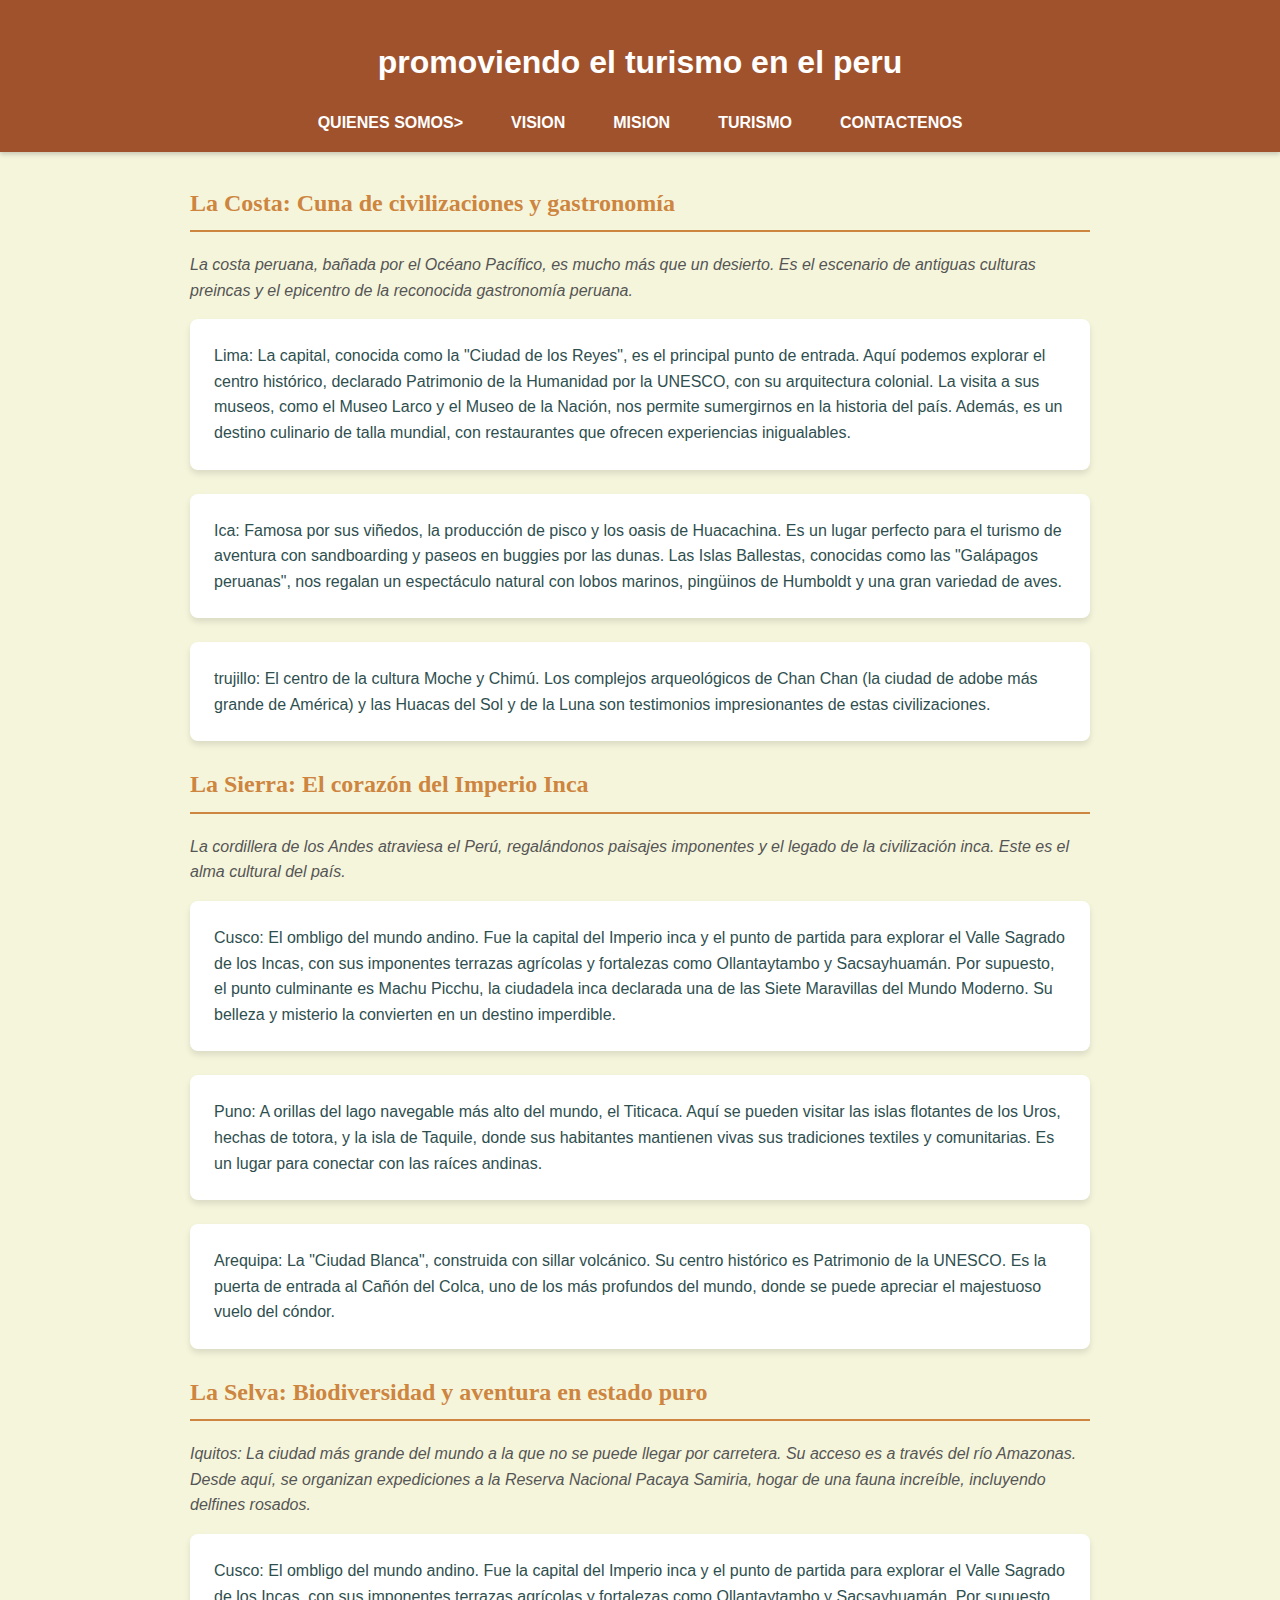
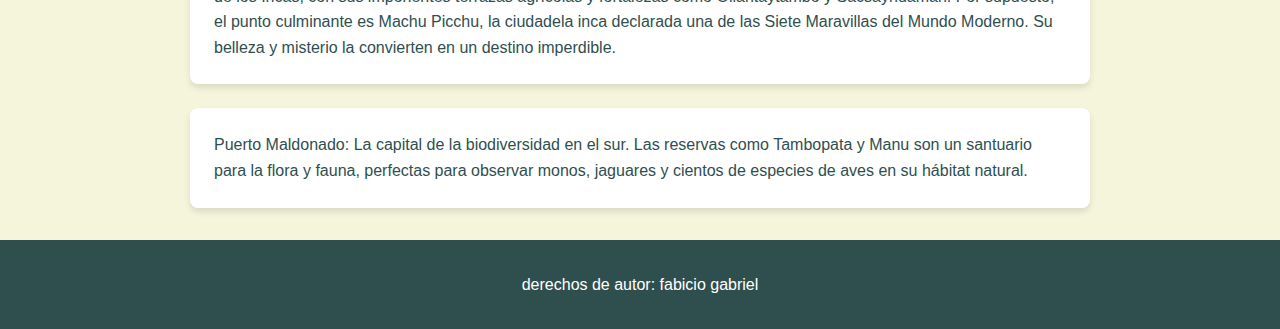
<file: index.html>
<!DOCTYPE html>
<html lang="en">
<head>
    <meta charset="UTF-8">
    <meta name="viewport" content="width=device-width, initial-scale=1.0">
    <title>principal</title>
    <link rel="stylesheet" href="index.css">
</head>
<body>
    <header>
        <h1>promoviendo el turismo en el peru</h1>
 
        <nav>
            <ul>
                <li><a href="quienessomos.html">quienes somos></a></li>
                <li><a href="vision.html">vision</a></li>
                <li><a href="mision.html">mision</a></li>
                <li>turismo
                    <ul>
                        <li><a href="vallesagrado.html">cusco valle sagrado</a></li>
                        <li><a href="lagotitcaca.html">lago titicaca</a></li>
                        <li><a href="cañondelcolca.html">cañom del colca</a></li>
                        <li><a href="parquedehuaraz.html">parque nasional huascaras</a></li>
                        <li><a href="barancomiraflores.html">barraco y  miraflores</a></li>
                        <li><a href="huacachina.html">oasis de huacachina</a></li>
                        <li><a href="chanchan.html">chan chan</a></li>
                        <li><a href="amazoniaperuana.html">amazonia peruna</a></li>
                        <li><a href="parquemanu.html">naciona del manu y reserva nasinal de tambopata</a></li>
                        <li><a href="kualap.html">kuelapap</a></li>
                    </ul>








                </li>
                <li>contactenos</li>
                

            </ul>



        </nav>




    </header>
    <main>
        <div>
            <h2>La Costa: Cuna de civilizaciones y gastronomía</h2>
            <ul>
                <p>La costa peruana, bañada por el Océano Pacífico, es mucho más que un desierto. Es el escenario de antiguas culturas preincas y el epicentro de la reconocida gastronomía peruana.</p>
                <li>Lima: La capital, conocida como la "Ciudad de los Reyes", es el principal punto de entrada. Aquí podemos explorar el centro histórico, declarado Patrimonio de la Humanidad por la UNESCO, con su arquitectura colonial. La visita a sus museos, como el Museo Larco y el Museo de la Nación, nos permite sumergirnos en la historia del país. Además, es un destino culinario de talla mundial, con restaurantes que ofrecen experiencias inigualables.</li>
                <li>Ica: Famosa por sus viñedos, la producción de pisco y los oasis de Huacachina. Es un lugar perfecto para el turismo de aventura con sandboarding y paseos en buggies por las dunas. Las Islas Ballestas, conocidas como las "Galápagos peruanas", nos regalan un espectáculo natural con lobos marinos, pingüinos de Humboldt y una gran variedad de aves.</li>
                <li>trujillo: El centro de la cultura Moche y Chimú. Los complejos arqueológicos de Chan Chan (la ciudad de adobe más grande de América) y las Huacas del Sol y de la Luna son testimonios impresionantes de estas civilizaciones.</li>


            </ul>
       
            <h2>La Sierra: El corazón del Imperio Inca</h2>
            <ul>
                <p>La cordillera de los Andes atraviesa el Perú, regalándonos paisajes imponentes y el legado de la civilización inca. Este es el alma cultural del país.</p>
                <li>Cusco: El ombligo del mundo andino. Fue la capital del Imperio inca y el punto de partida para explorar el Valle Sagrado de los Incas, con sus imponentes terrazas agrícolas y fortalezas como Ollantaytambo y Sacsayhuamán. Por supuesto, el punto culminante es Machu Picchu, la ciudadela inca declarada una de las Siete Maravillas del Mundo Moderno. Su belleza y misterio la convierten en un destino imperdible.</li>
                <li>Puno: A orillas del lago navegable más alto del mundo, el Titicaca. Aquí se pueden visitar las islas flotantes de los Uros, hechas de totora, y la isla de Taquile, donde sus habitantes mantienen vivas sus tradiciones textiles y comunitarias. Es un lugar para conectar con las raíces andinas.</li>
                <li>Arequipa: La "Ciudad Blanca", construida con sillar volcánico. Su centro histórico es Patrimonio de la UNESCO. Es la puerta de entrada al Cañón del Colca, uno de los más profundos del mundo, donde se puede apreciar el majestuoso vuelo del cóndor.</li>


            </ul>
       
            <h2>La Selva: Biodiversidad y aventura en estado puro</h2>
            <ul>
                <p>Iquitos: La ciudad más grande del mundo a la que no se puede llegar por carretera. Su acceso es a través del río Amazonas. Desde aquí, se organizan expediciones a la Reserva Nacional Pacaya Samiria, hogar de una fauna increíble, incluyendo delfines rosados.</p>
                <li>Cusco: El ombligo del mundo andino. Fue la capital del Imperio inca y el punto de partida para explorar el Valle Sagrado de los Incas, con sus imponentes terrazas agrícolas y fortalezas como Ollantaytambo y Sacsayhuamán. Por supuesto, el punto culminante es Machu Picchu, la ciudadela inca declarada una de las Siete Maravillas del Mundo Moderno. Su belleza y misterio la convierten en un destino imperdible.</li>
                <li>Puerto Maldonado: La capital de la biodiversidad en el sur. Las reservas como Tambopata y Manu son un santuario para la flora y fauna, perfectas para observar monos, jaguares y cientos de especies de aves en su hábitat natural.</li>
                

            </ul>
        </div>
        
        





    </main>
    <footer>
        <p>derechos de autor: fabicio gabriel 
        </p>
    </footer>







































    
</body>
</html>
</file>
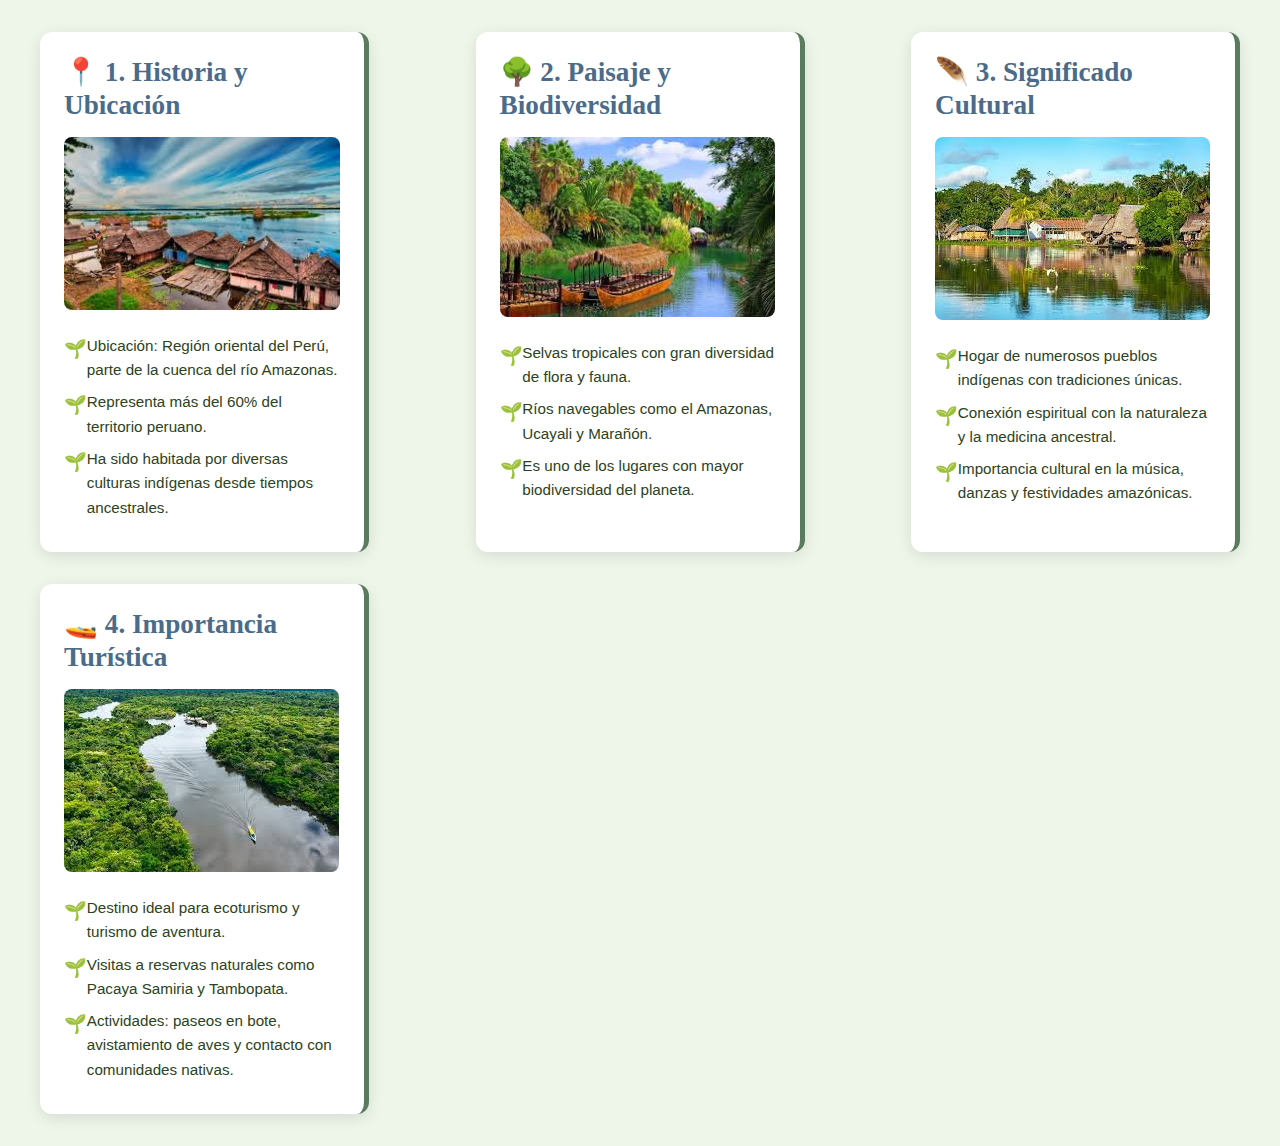
<file: amazoniaperuana.html>
<!DOCTYPE html>
<html lang="es">
<head>
    <meta charset="UTF-8">
    <meta name="viewport" content="width=device-width, initial-scale=1.0">
    <title>Amazonía Peruana</title>
    <link rel="stylesheet" href="amazoniaperuana.css">
</head>
<body>
    <div class="hijo">

        <div class="nieto">
            <h2>📍 1. Historia y Ubicación</h2>
            <img src="amazoniaperuna/1.jpg" alt="Ubicación de la Amazonía Peruana">
            <ul>
                <li>Ubicación: Región oriental del Perú, parte de la cuenca del río Amazonas.</li>
                <li>Representa más del 60% del territorio peruano.</li>
                <li>Ha sido habitada por diversas culturas indígenas desde tiempos ancestrales.</li>
            </ul>
        </div>

        <div class="nieto">
            <h2>🌳 2. Paisaje y Biodiversidad</h2>
            <img src="amazoniaperuna/2.jpg" alt="Paisaje de la Amazonía Peruana">
            <ul>
                <li>Selvas tropicales con gran diversidad de flora y fauna.</li>
                <li>Ríos navegables como el Amazonas, Ucayali y Marañón.</li>
                <li>Es uno de los lugares con mayor biodiversidad del planeta.</li>
            </ul>
        </div>

        <div class="nieto">
            <h2>🪶 3. Significado Cultural</h2>
            <img src="amazoniaperuna/3.jpg" alt="Cultura en la Amazonía Peruana">
            <ul>
                <li>Hogar de numerosos pueblos indígenas con tradiciones únicas.</li>
                <li>Conexión espiritual con la naturaleza y la medicina ancestral.</li>
                <li>Importancia cultural en la música, danzas y festividades amazónicas.</li>
            </ul>
        </div>

        <div class="nieto">
            <h2>🚤 4. Importancia Turística</h2>
            <img src="amazoniaperuna/4.jpg" alt="Turismo en la Amazonía Peruana">
            <ul>
                <li>Destino ideal para ecoturismo y turismo de aventura.</li>
                <li>Visitas a reservas naturales como Pacaya Samiria y Tambopata.</li>
                <li>Actividades: paseos en bote, avistamiento de aves y contacto con comunidades nativas.</li>
            </ul>
        </div>

    </div>
</body>
</html>
</file>
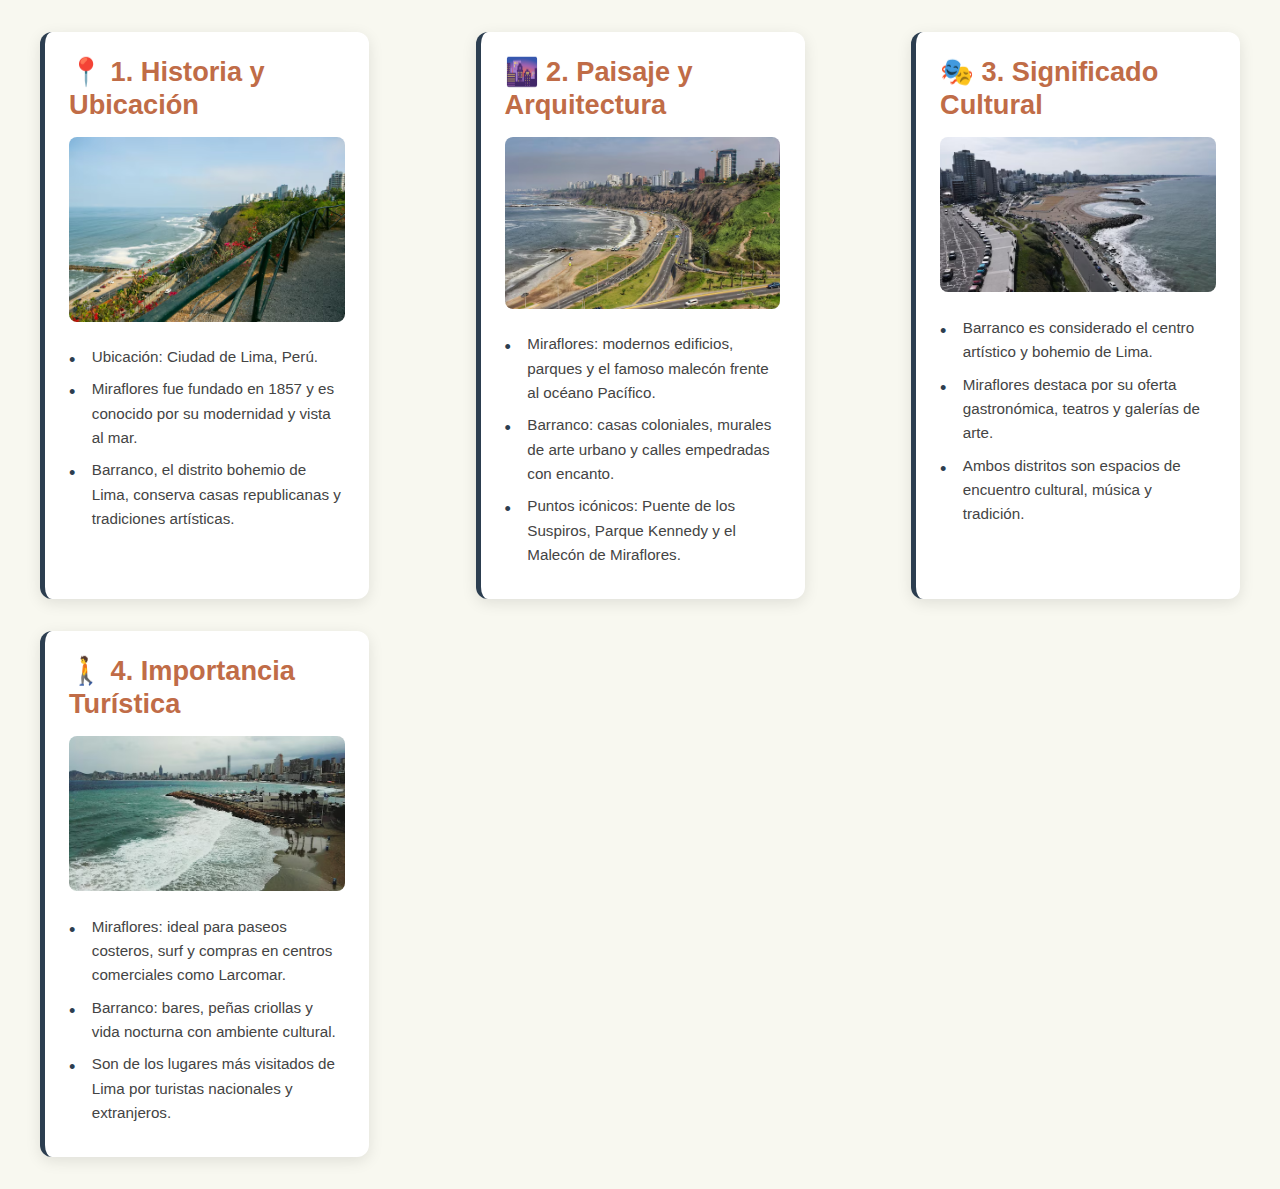
<file: barancomiraflores.html>
<!DOCTYPE html>
<html lang="es">
<head>
    <meta charset="UTF-8">
    <meta name="viewport" content="width=device-width, initial-scale=1.0">
    <title>Barranco y Miraflores</title>
    <link rel="stylesheet" href="barancomiraflores.css">
</head>
<body>
    <div class="hijo">

        <div class="nieto">
            <h2>📍 1. Historia y Ubicación</h2>
            <img src="barancomiraflores/1.jpg" alt="Ubicación de Barranco y Miraflores">
            <ul>
                <li>Ubicación: Ciudad de Lima, Perú.</li>
                <li>Miraflores fue fundado en 1857 y es conocido por su modernidad y vista al mar.</li>
                <li>Barranco, el distrito bohemio de Lima, conserva casas republicanas y tradiciones artísticas.</li>
            </ul>
        </div>

        <div class="nieto">
            <h2>🌆 2. Paisaje y Arquitectura</h2>
            <img src="barancomiraflores/2.jpg" alt="Paisaje de Barranco y Miraflores">
            <ul>
                <li>Miraflores: modernos edificios, parques y el famoso malecón frente al océano Pacífico.</li>
                <li>Barranco: casas coloniales, murales de arte urbano y calles empedradas con encanto.</li>
                <li>Puntos icónicos: Puente de los Suspiros, Parque Kennedy y el Malecón de Miraflores.</li>
            </ul>
        </div>

        <div class="nieto">
            <h2>🎭 3. Significado Cultural</h2>
            <img src="barancomiraflores/3.jpg" alt="Cultura en Barranco y Miraflores">
            <ul>
                <li>Barranco es considerado el centro artístico y bohemio de Lima.</li>
                <li>Miraflores destaca por su oferta gastronómica, teatros y galerías de arte.</li>
                <li>Ambos distritos son espacios de encuentro cultural, música y tradición.</li>
            </ul>
        </div>

        <div class="nieto">
            <h2>🚶 4. Importancia Turística</h2>
            <img src="barancomiraflores/4.jpg" alt="Turismo en Barranco y Miraflores">
            <ul>
                <li>Miraflores: ideal para paseos costeros, surf y compras en centros comerciales como Larcomar.</li>
                <li>Barranco: bares, peñas criollas y vida nocturna con ambiente cultural.</li>
                <li>Son de los lugares más visitados de Lima por turistas nacionales y extranjeros.</li>
            </ul>
        </div>

    </div>
</body>
</html>
</file>
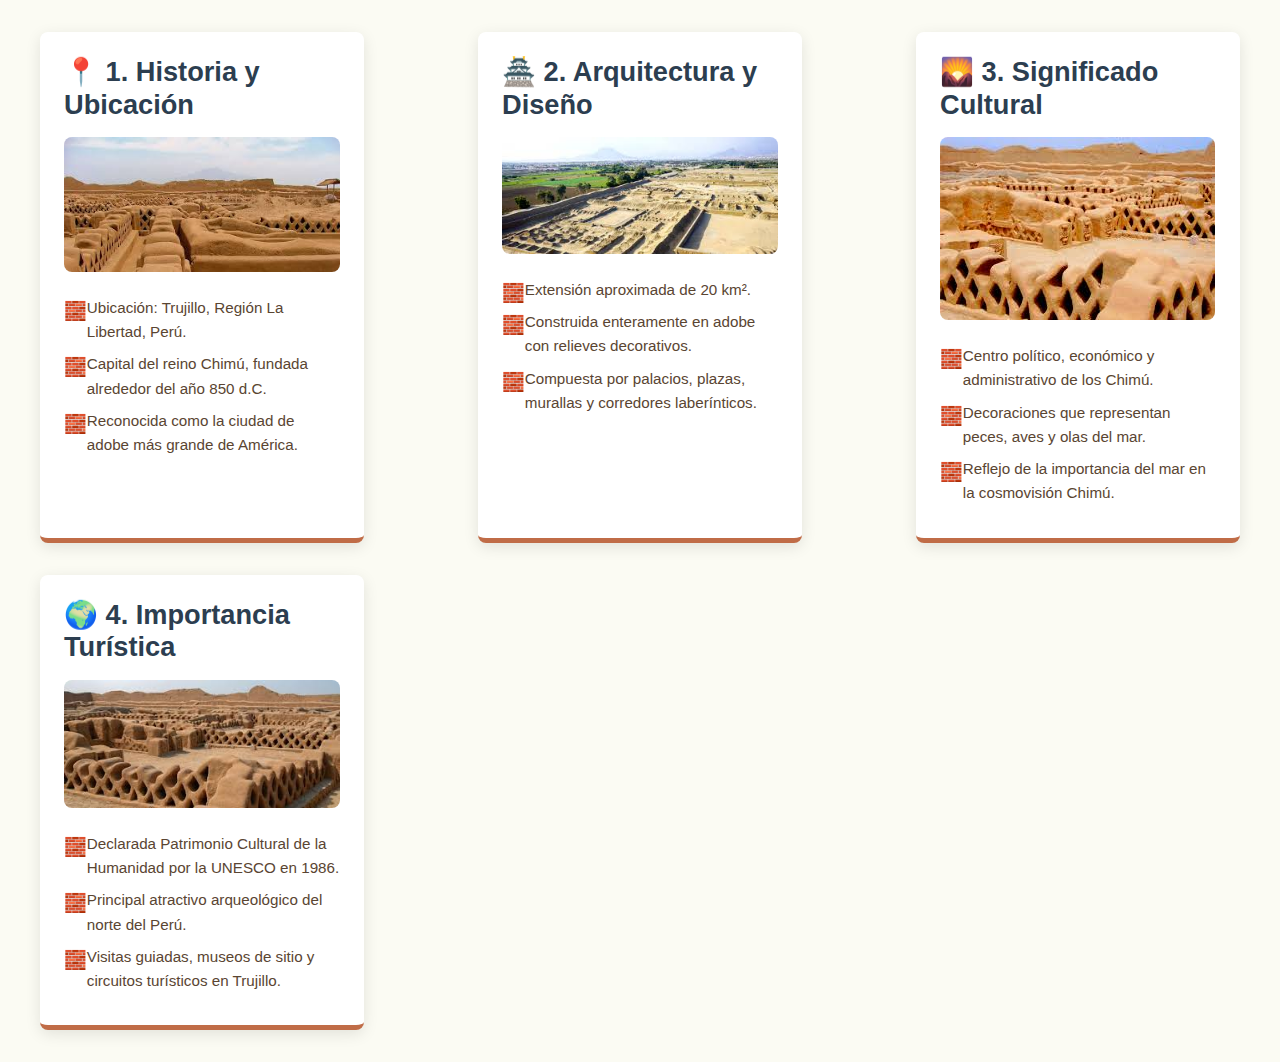
<file: chanchan.html>
<!DOCTYPE html>
<html lang="es">
<head>
    <meta charset="UTF-8">
    <meta name="viewport" content="width=device-width, initial-scale=1.0">
    <title>Ciudadela de Chan Chan</title>
    <link rel="stylesheet" href="chanchan.css">
</head>
<body>
    <div class="hijo">

        <div class="nieto">
            <h2>📍 1. Historia y Ubicación</h2>
            <img src="chancanlaliberta/1.jpg" alt="Ubicación de Chan Chan">
            <ul>
                <li>Ubicación: Trujillo, Región La Libertad, Perú.</li>
                <li>Capital del reino Chimú, fundada alrededor del año 850 d.C.</li>
                <li>Reconocida como la ciudad de adobe más grande de América.</li>
            </ul>
        </div>

        <div class="nieto">
            <h2>🏯 2. Arquitectura y Diseño</h2>
            <img src="chancanlaliberta/2.jpg" alt="Arquitectura de Chan Chan">
            <ul>
                <li>Extensión aproximada de 20 km².</li>
                <li>Construida enteramente en adobe con relieves decorativos.</li>
                <li>Compuesta por palacios, plazas, murallas y corredores laberínticos.</li>
            </ul>
        </div>

        <div class="nieto">
            <h2>🌄 3. Significado Cultural</h2>
            <img src="chancanlaliberta/3.jpg" alt="Cultura en Chan Chan">
            <ul>
                <li>Centro político, económico y administrativo de los Chimú.</li>
                <li>Decoraciones que representan peces, aves y olas del mar.</li>
                <li>Reflejo de la importancia del mar en la cosmovisión Chimú.</li>
            </ul>
        </div>

        <div class="nieto">
            <h2>🌍 4. Importancia Turística</h2>
            <img src="chancanlaliberta/4.jpg" alt="Turismo en Chan Chan">
            <ul>
                <li>Declarada Patrimonio Cultural de la Humanidad por la UNESCO en 1986.</li>
                <li>Principal atractivo arqueológico del norte del Perú.</li>
                <li>Visitas guiadas, museos de sitio y circuitos turísticos en Trujillo.</li>
            </ul>
        </div>

    </div>
</body>
</html>
</file>
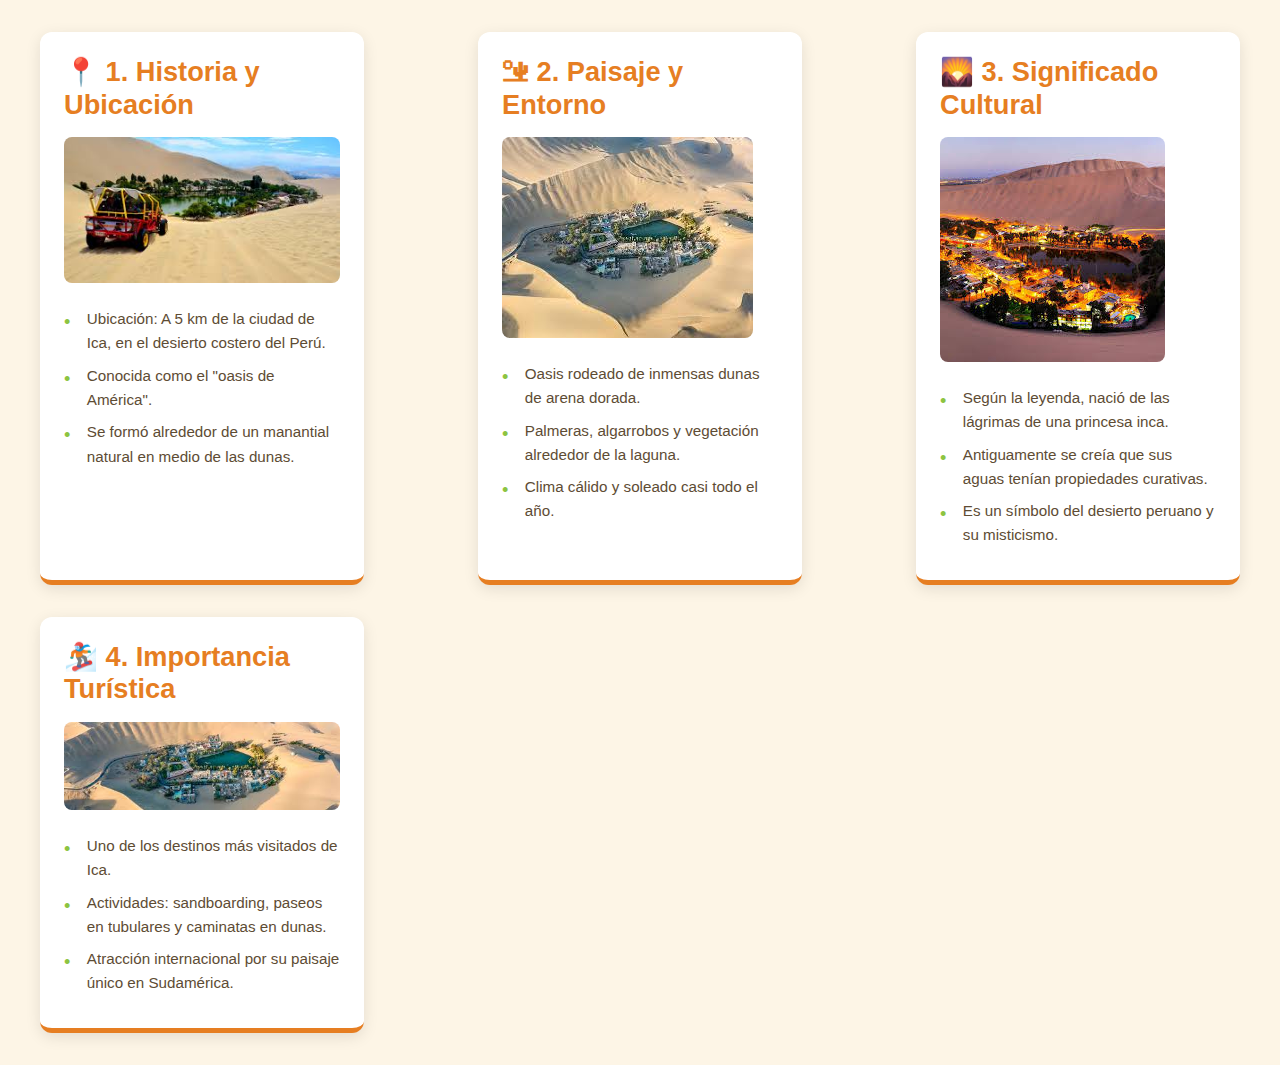
<file: huacachina.html>
<!DOCTYPE html>
<html lang="es">
<head>
    <meta charset="UTF-8">
    <meta name="viewport" content="width=device-width, initial-scale=1.0">
    <title>La Huacachina</title>
    <link rel="stylesheet" href="huacachina.css">
</head>
<body>
    <div class="hijo">

        <div class="nieto">
            <h2>📍 1. Historia y Ubicación</h2>
            <img src="huacachina/1.jpg" alt="Ubicación de la Huacachina">
            <ul>
                <li>Ubicación: A 5 km de la ciudad de Ica, en el desierto costero del Perú.</li>
                <li>Conocida como el "oasis de América".</li>
                <li>Se formó alrededor de un manantial natural en medio de las dunas.</li>
            </ul>
        </div>

        <div class="nieto">
            <h2>🏜 2. Paisaje y Entorno</h2>
            <img src="huacachina/2.jpg" alt="Paisaje de la Huacachina">
            <ul>
                <li>Oasis rodeado de inmensas dunas de arena dorada.</li>
                <li>Palmeras, algarrobos y vegetación alrededor de la laguna.</li>
                <li>Clima cálido y soleado casi todo el año.</li>
            </ul>
        </div>

        <div class="nieto">
            <h2>🌄 3. Significado Cultural</h2>
            <img src="huacachina/3.jpg" alt="Cultura en la Huacachina">
            <ul>
                <li>Según la leyenda, nació de las lágrimas de una princesa inca.</li>
                <li>Antiguamente se creía que sus aguas tenían propiedades curativas.</li>
                <li>Es un símbolo del desierto peruano y su misticismo.</li>
            </ul>
        </div>

        <div class="nieto">
            <h2>🏂 4. Importancia Turística</h2>
            <img src="huacachina/4.jpg" alt="Turismo en la Huacachina">
            <ul>
                <li>Uno de los destinos más visitados de Ica.</li>
                <li>Actividades: sandboarding, paseos en tubulares y caminatas en dunas.</li>
                <li>Atracción internacional por su paisaje único en Sudamérica.</li>
            </ul>
        </div>

    </div>
</body>
</html>
</file>
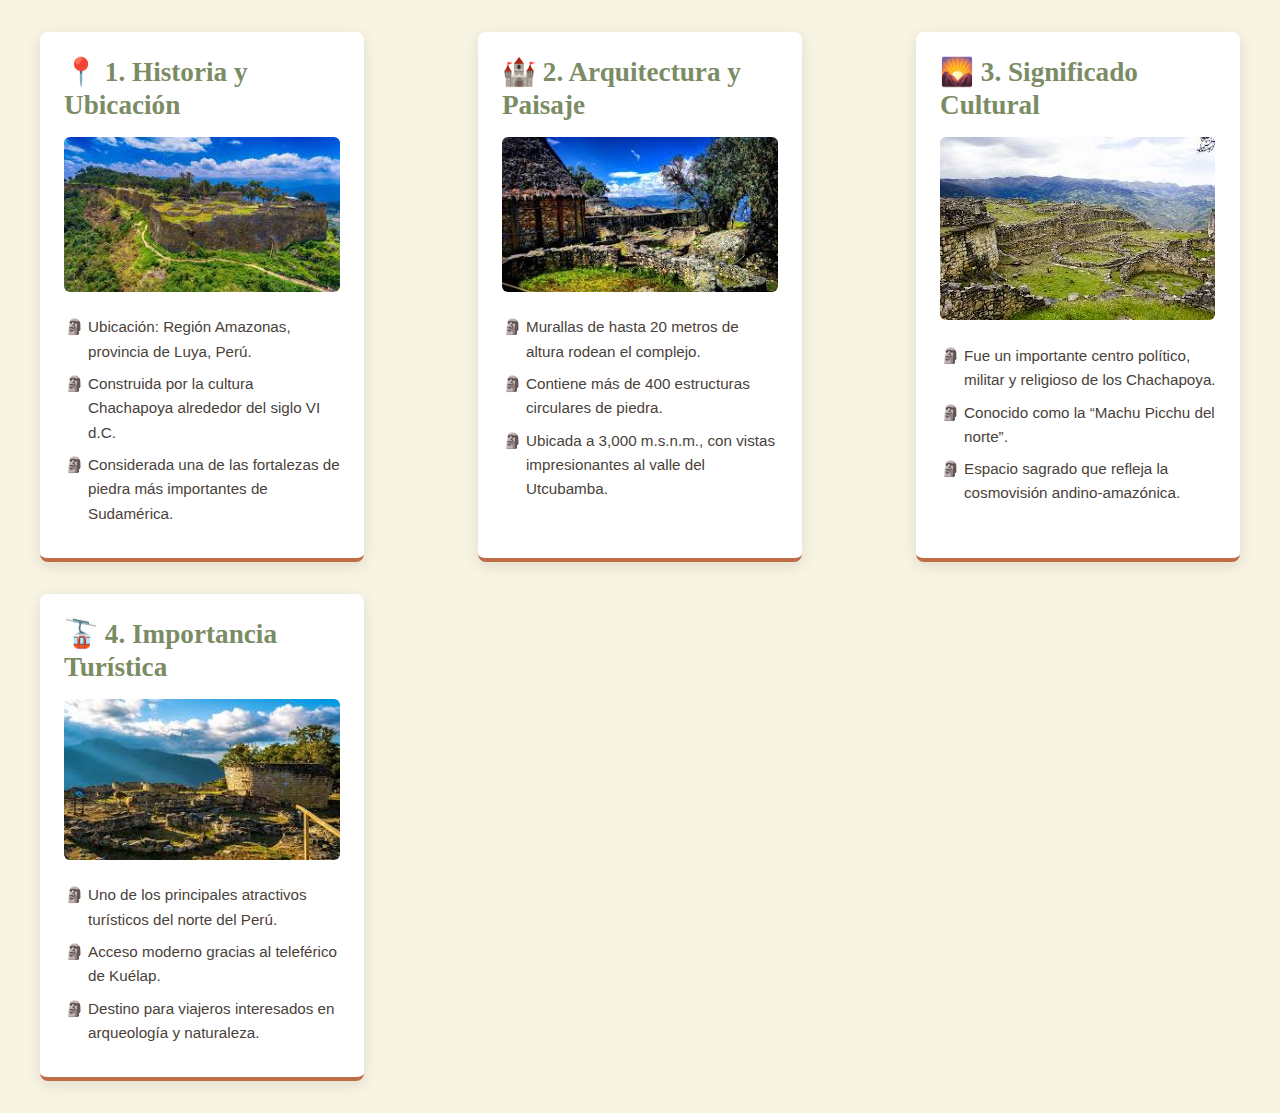
<file: kualap.html>
<!DOCTYPE html>
<html lang="es">
<head>
    <meta charset="UTF-8">
    <meta name="viewport" content="width=device-width, initial-scale=1.0">
    <title>Fortaleza de Kuélap</title>
    <link rel="stylesheet" href="kualap.css">
</head>
<body>
    <div class="hijo">

        <div class="nieto">
            <h2>📍 1. Historia y Ubicación</h2>
            <img src="kualap/1.jpg" alt="Ubicación de Kuélap">
            <ul>
                <li>Ubicación: Región Amazonas, provincia de Luya, Perú.</li>
                <li>Construida por la cultura Chachapoya alrededor del siglo VI d.C.</li>
                <li>Considerada una de las fortalezas de piedra más importantes de Sudamérica.</li>
            </ul>
        </div>

        <div class="nieto">
            <h2>🏰 2. Arquitectura y Paisaje</h2>
            <img src="kualap/2.jpg" alt="Arquitectura de Kuélap">
            <ul>
                <li>Murallas de hasta 20 metros de altura rodean el complejo.</li>
                <li>Contiene más de 400 estructuras circulares de piedra.</li>
                <li>Ubicada a 3,000 m.s.n.m., con vistas impresionantes al valle del Utcubamba.</li>
            </ul>
        </div>

        <div class="nieto">
            <h2>🌄 3. Significado Cultural</h2>
            <img src="kualap/3.jpg" alt="Cultura en Kuélap">
            <ul>
                <li>Fue un importante centro político, militar y religioso de los Chachapoya.</li>
                <li>Conocido como la “Machu Picchu del norte”.</li>
                <li>Espacio sagrado que refleja la cosmovisión andino-amazónica.</li>
            </ul>
        </div>

        <div class="nieto">
            <h2>🚡 4. Importancia Turística</h2>
            <img src="kualap/4.jpg" alt="Turismo en Kuélap">
            <ul>
                <li>Uno de los principales atractivos turísticos del norte del Perú.</li>
                <li>Acceso moderno gracias al teleférico de Kuélap.</li>
                <li>Destino para viajeros interesados en arqueología y naturaleza.</li>
            </ul>
        </div>

    </div>
</body>
</html>
</file>
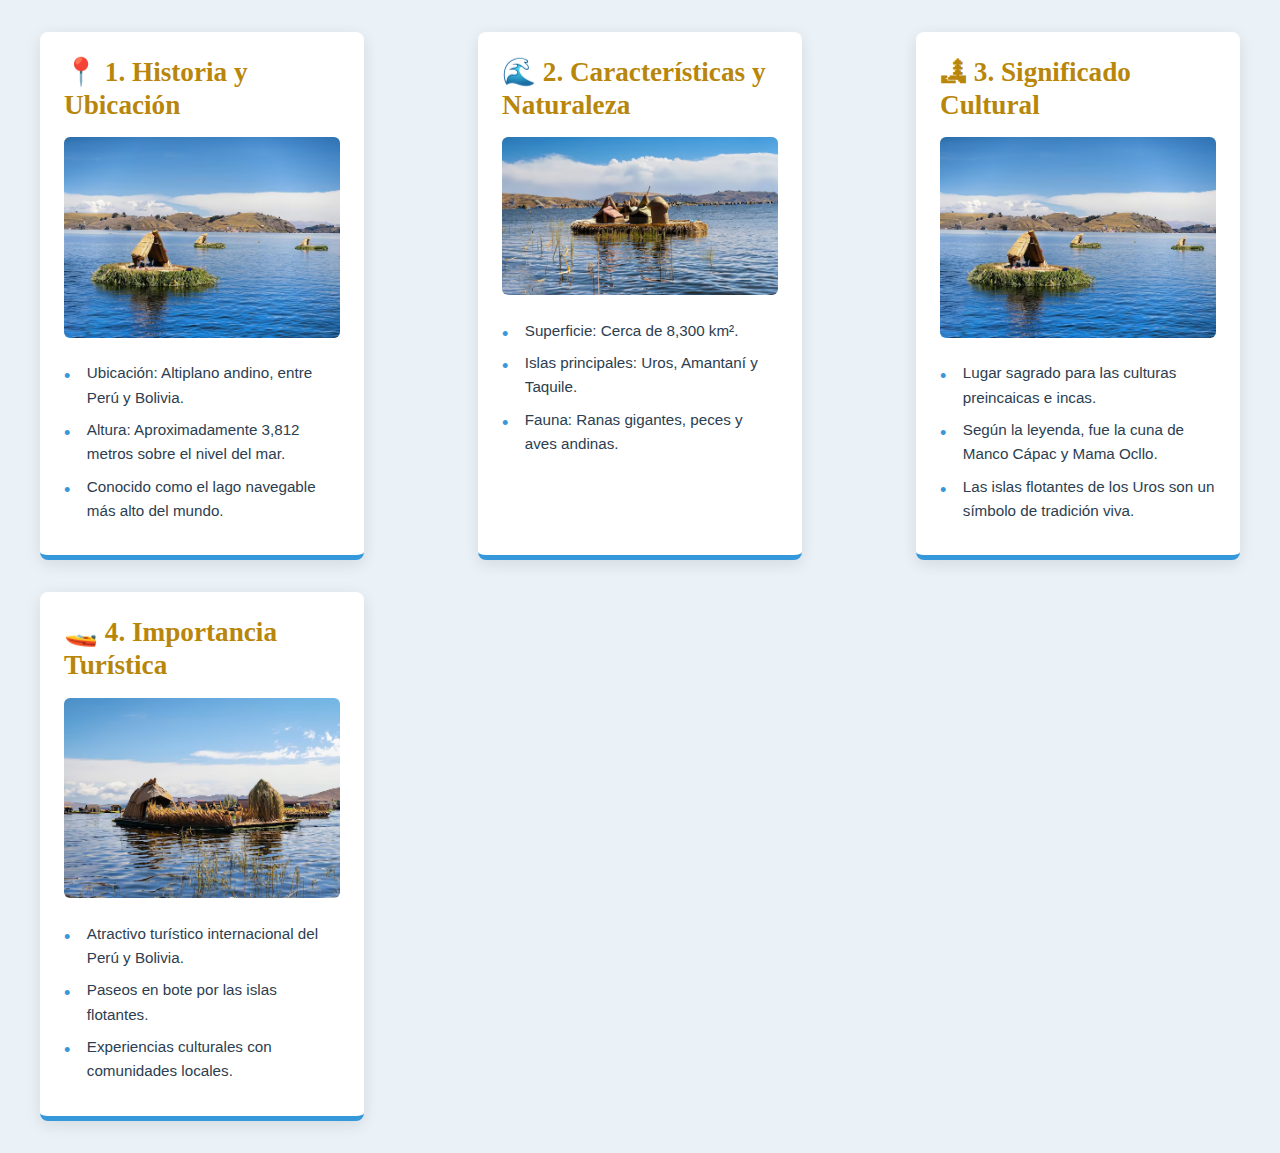
<file: lagotitcaca.html>
<!DOCTYPE html>
<html lang="es">
<head>
    <meta charset="UTF-8">
    <meta name="viewport" content="width=device-width, initial-scale=1.0">
    <title>Lago Titicaca</title>
    <link rel="stylesheet" href="lagotitcaca.css">
</head>
<body>
    <div class="hijo">

        <div class="nieto">
            <h2>📍 1. Historia y Ubicación</h2>
            <img src="lago titicaca/1.jpg" alt="Ubicación del Lago Titicaca">
            <ul>
                <li>Ubicación: Altiplano andino, entre Perú y Bolivia.</li>
                <li>Altura: Aproximadamente 3,812 metros sobre el nivel del mar.</li>
                <li>Conocido como el lago navegable más alto del mundo.</li>
            </ul>
        </div>

        <div class="nieto">
            <h2>🌊 2. Características y Naturaleza</h2>
            <img src="lago titicaca/2.jpg" alt="Naturaleza del Lago Titicaca">
            <ul>
                <li>Superficie: Cerca de 8,300 km².</li>
                <li>Islas principales: Uros, Amantaní y Taquile.</li>
                <li>Fauna: Ranas gigantes, peces y aves andinas.</li>
            </ul>
        </div>

        <div class="nieto">
            <h2>🏞 3. Significado Cultural</h2>
            <img src="lago titicaca/3.jpg" alt="Cultura en el Lago Titicaca">
            <ul>
                <li>Lugar sagrado para las culturas preincaicas e incas.</li>
                <li>Según la leyenda, fue la cuna de Manco Cápac y Mama Ocllo.</li>
                <li>Las islas flotantes de los Uros son un símbolo de tradición viva.</li>
            </ul>
        </div>

        <div class="nieto">
            <h2>🚤 4. Importancia Turística</h2>
            <img src="lago titicaca/4.jpg" alt="Turismo en el Lago Titicaca">
            <ul>
                <li>Atractivo turístico internacional del Perú y Bolivia.</li>
                <li>Paseos en bote por las islas flotantes.</li>
                <li>Experiencias culturales con comunidades locales.</li>
            </ul>
        </div>

    </div>
</body>
</html>
</file>
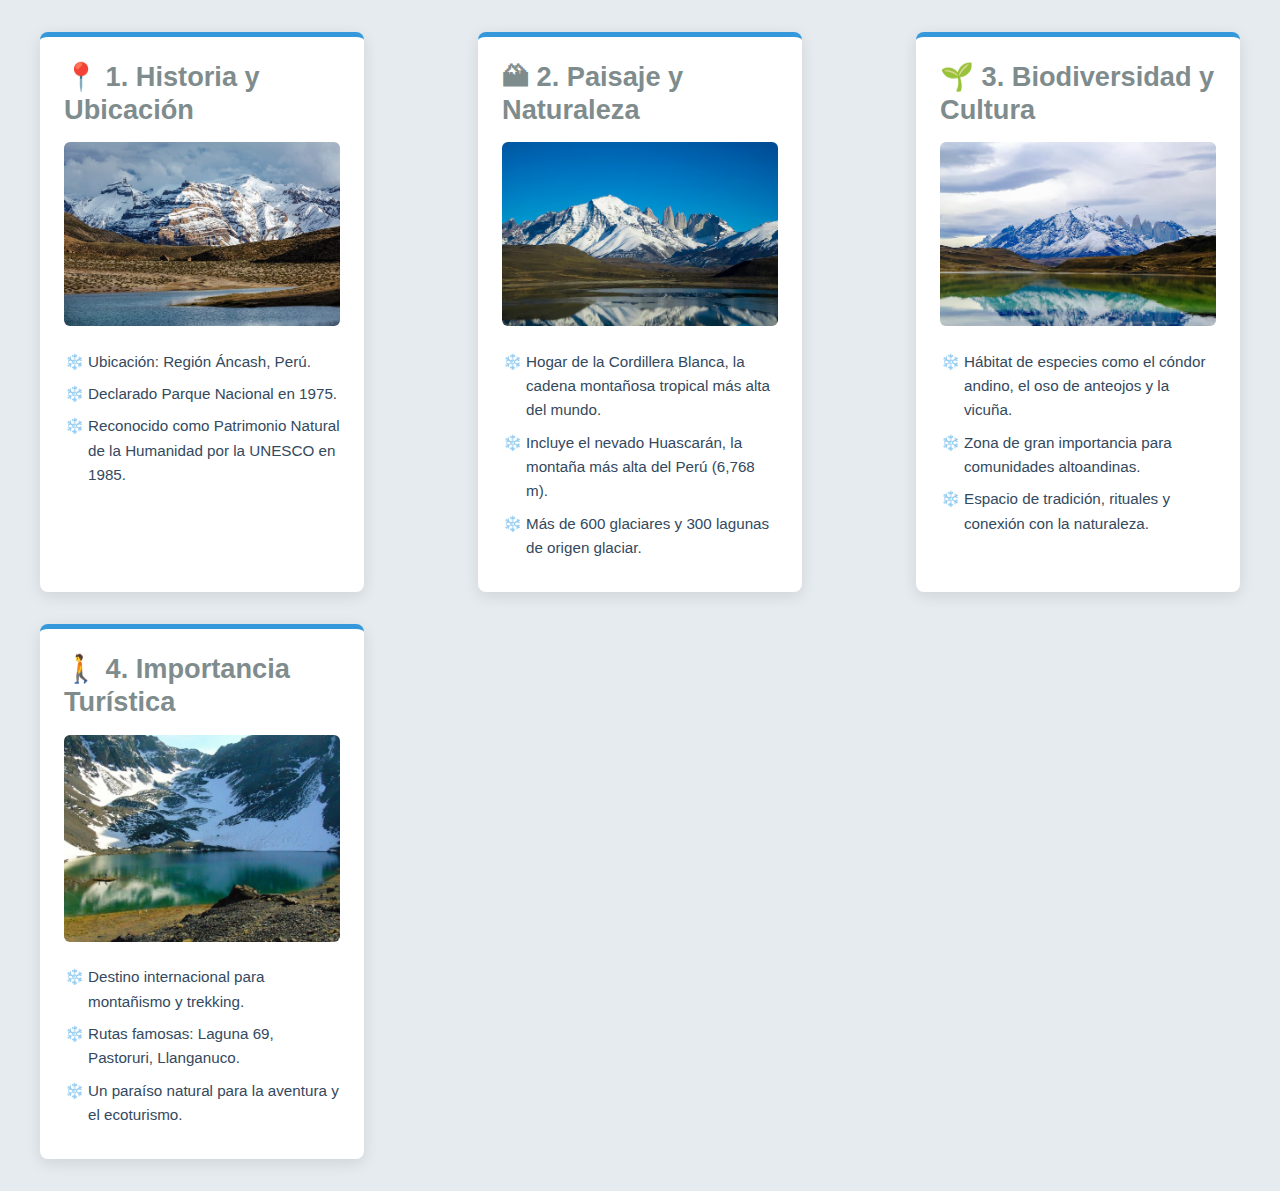
<file: parquedehuaraz.html>
<!DOCTYPE html>
<html lang="es">
<head>
    <meta charset="UTF-8">
    <meta name="viewport" content="width=device-width, initial-scale=1.0">
    <title>Parque Nacional Huascarán</title>
    <link rel="stylesheet" href="parquedehuaraz.css">
</head>
<body>
    <div class="hijo">

        <div class="nieto">
            <h2>📍 1. Historia y Ubicación</h2>
            <img src="parquedehuaraz/1.jpg" alt="Ubicación del Parque Nacional Huascarán">
            <ul>
                <li>Ubicación: Región Áncash, Perú.</li>
                <li>Declarado Parque Nacional en 1975.</li>
                <li>Reconocido como Patrimonio Natural de la Humanidad por la UNESCO en 1985.</li>
            </ul>
        </div>

        <div class="nieto">
            <h2>🏔 2. Paisaje y Naturaleza</h2>
            <img src="parquedehuaraz/2.jpg" alt="Paisaje del Parque Nacional Huascarán">
            <ul>
                <li>Hogar de la Cordillera Blanca, la cadena montañosa tropical más alta del mundo.</li>
                <li>Incluye el nevado Huascarán, la montaña más alta del Perú (6,768 m).</li>
                <li>Más de 600 glaciares y 300 lagunas de origen glaciar.</li>
            </ul>
        </div>

        <div class="nieto">
            <h2>🌱 3. Biodiversidad y Cultura</h2>
            <img src="parquedehuaraz/3.jpg" alt="Cultura y biodiversidad en Huascarán">
            <ul>
                <li>Hábitat de especies como el cóndor andino, el oso de anteojos y la vicuña.</li>
                <li>Zona de gran importancia para comunidades altoandinas.</li>
                <li>Espacio de tradición, rituales y conexión con la naturaleza.</li>
            </ul>
        </div>

        <div class="nieto">
            <h2>🚶 4. Importancia Turística</h2>
            <img src="parquedehuaraz/4.jpg" alt="Turismo en el Parque Nacional Huascarán">
            <ul>
                <li>Destino internacional para montañismo y trekking.</li>
                <li>Rutas famosas: Laguna 69, Pastoruri, Llanganuco.</li>
                <li>Un paraíso natural para la aventura y el ecoturismo.</li>
            </ul>
        </div>

    </div>
</body>
</html>
</file>
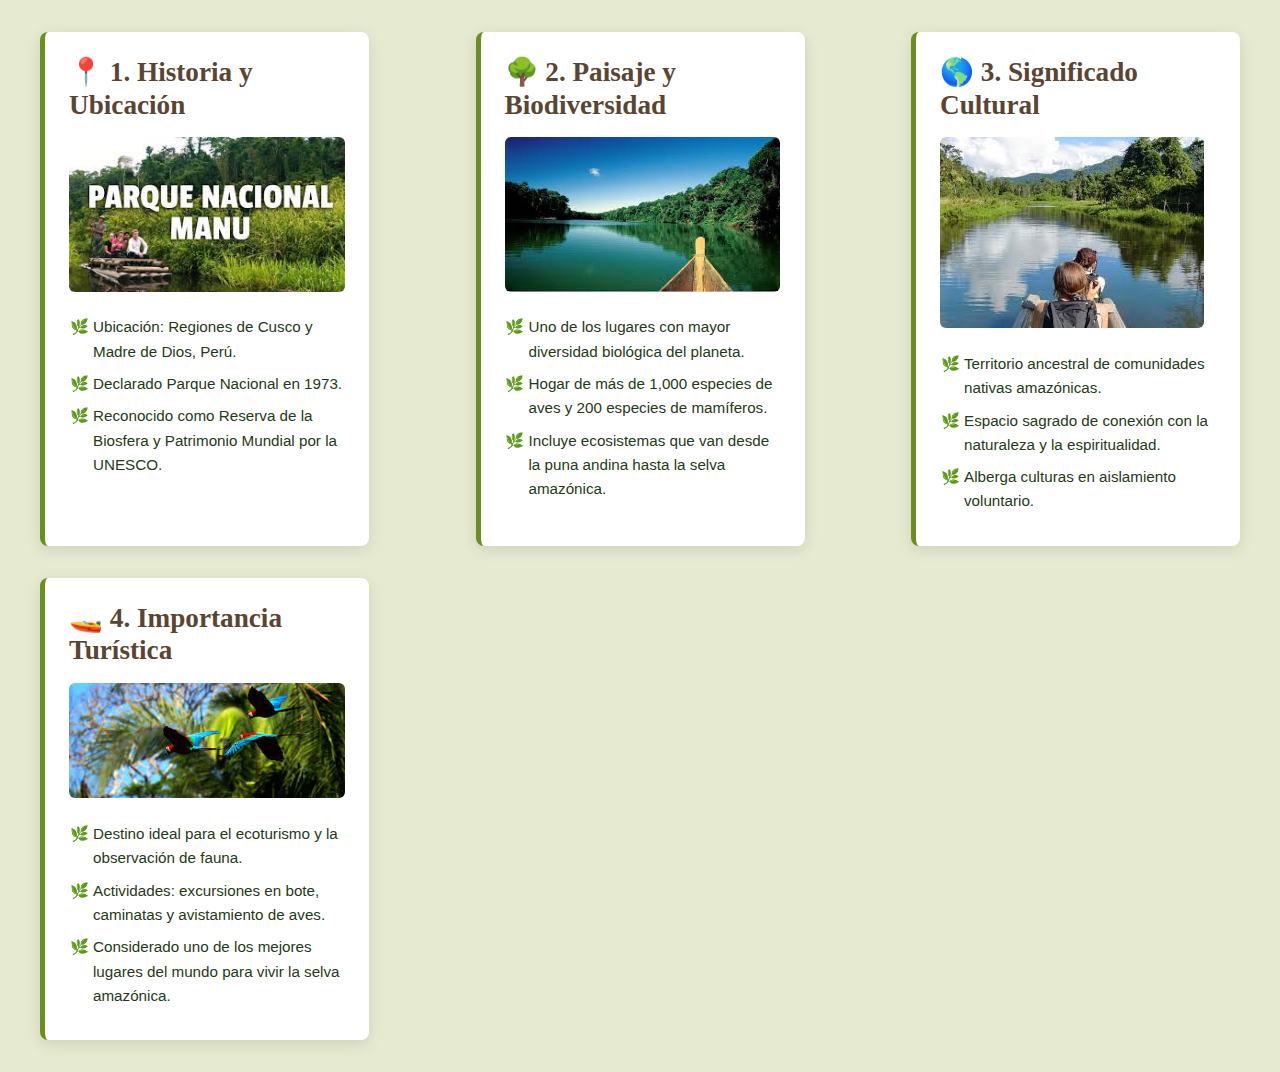
<file: parquemanu.html>
<!DOCTYPE html>
<html lang="es">
<head>
    <meta charset="UTF-8">
    <meta name="viewport" content="width=device-width, initial-scale=1.0">
    <title>Parque Nacional del Manu</title>
    <link rel="stylesheet" href="parquemanu.css">
</head>
<body>
    <div class="hijo">

        <div class="nieto">
            <h2>📍 1. Historia y Ubicación</h2>
            <img src="parquemanu/1.jpg" alt="Ubicación del Parque Nacional del Manu">
            <ul>
                <li>Ubicación: Regiones de Cusco y Madre de Dios, Perú.</li>
                <li>Declarado Parque Nacional en 1973.</li>
                <li>Reconocido como Reserva de la Biosfera y Patrimonio Mundial por la UNESCO.</li>
            </ul>
        </div>

        <div class="nieto">
            <h2>🌳 2. Paisaje y Biodiversidad</h2>
            <img src="parquemanu/2.jpg" alt="Biodiversidad en el Parque Nacional del Manu">
            <ul>
                <li>Uno de los lugares con mayor diversidad biológica del planeta.</li>
                <li>Hogar de más de 1,000 especies de aves y 200 especies de mamíferos.</li>
                <li>Incluye ecosistemas que van desde la puna andina hasta la selva amazónica.</li>
            </ul>
        </div>

        <div class="nieto">
            <h2>🌎 3. Significado Cultural</h2>
            <img src="parquemanu/3.jpg" alt="Cultura en el Parque Nacional del Manu">
            <ul>
                <li>Territorio ancestral de comunidades nativas amazónicas.</li>
                <li>Espacio sagrado de conexión con la naturaleza y la espiritualidad.</li>
                <li>Alberga culturas en aislamiento voluntario.</li>
            </ul>
        </div>

        <div class="nieto">
            <h2>🚤 4. Importancia Turística</h2>
            <img src="parquemanu/4.jpg" alt="Turismo en el Parque Nacional del Manu">
            <ul>
                <li>Destino ideal para el ecoturismo y la observación de fauna.</li>
                <li>Actividades: excursiones en bote, caminatas y avistamiento de aves.</li>
                <li>Considerado uno de los mejores lugares del mundo para vivir la selva amazónica.</li>
            </ul>
        </div>

    </div>
</body>
</html>
</file>
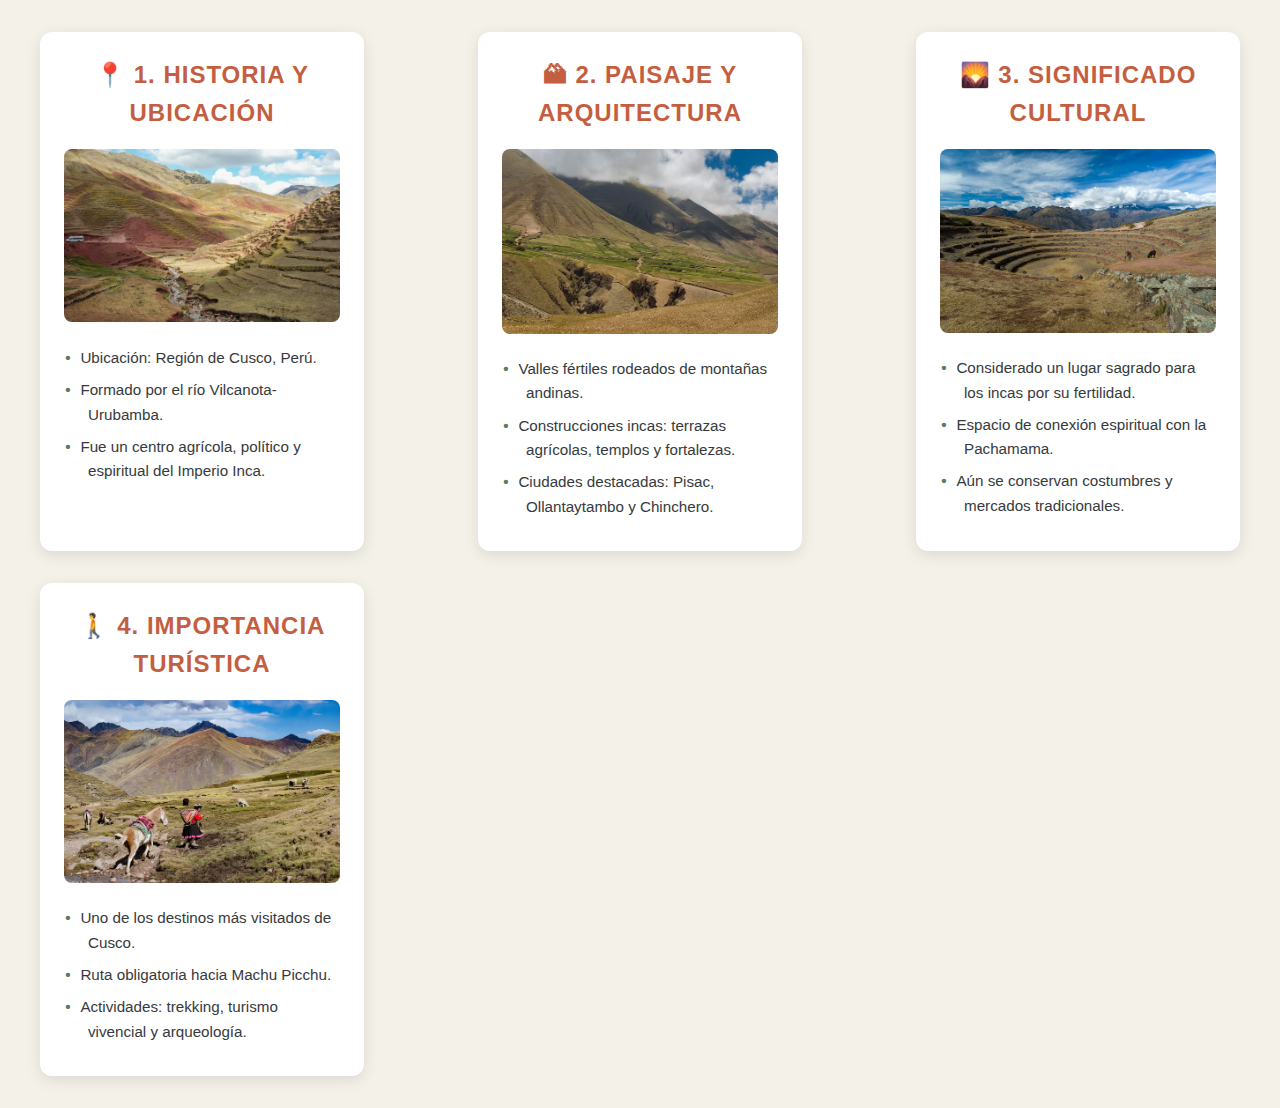
<file: vallesagrado.html>
<!DOCTYPE html>
<html lang="es">
<head>
    <meta charset="UTF-8">
    <meta name="viewport" content="width=device-width, initial-scale=1.0">
    <title>Valle Sagrado de los Incas</title>
    <link rel="stylesheet" href="vallesagrado.css">
</head>
<body>
    <div class="hijo">

        <div class="nieto">
            <h2>📍 1. Historia y Ubicación</h2>
            <img src="valle sagrado/1.jpg" alt="Ubicación del Valle Sagrado">
            <ul>
                <li>Ubicación: Región de Cusco, Perú.</li>
                <li>Formado por el río Vilcanota-Urubamba.</li>
                <li>Fue un centro agrícola, político y espiritual del Imperio Inca.</li>
            </ul>
        </div>

        <div class="nieto">
            <h2>🏔 2. Paisaje y Arquitectura</h2>
            <img src="valle sagrado/2.jpg" alt="Paisaje del Valle Sagrado">
            <ul>
                <li>Valles fértiles rodeados de montañas andinas.</li>
                <li>Construcciones incas: terrazas agrícolas, templos y fortalezas.</li>
                <li>Ciudades destacadas: Pisac, Ollantaytambo y Chinchero.</li>
            </ul>
        </div>

        <div class="nieto">
            <h2>🌄 3. Significado Cultural</h2>
            <img src="valle sagrado/3.jpg" alt="Cultura en el Valle Sagrado">
            <ul>
                <li>Considerado un lugar sagrado para los incas por su fertilidad.</li>
                <li>Espacio de conexión espiritual con la Pachamama.</li>
                <li>Aún se conservan costumbres y mercados tradicionales.</li>
            </ul>
        </div>

        <div class="nieto">
            <h2>🚶 4. Importancia Turística</h2>
            <img src="valle sagrado/4.jpg" alt="Turismo en el Valle Sagrado">
            <ul>
                <li>Uno de los destinos más visitados de Cusco.</li>
                <li>Ruta obligatoria hacia Machu Picchu.</li>
                <li>Actividades: trekking, turismo vivencial y arqueología.</li>
            </ul>
        </div>

    </div>
</body>
</html>
</file>
<file: index.css>
/* Estilos generales para el cuerpo de la página */
body {
    font-family: 'Verdana', 'Roboto', sans-serif; /* Fuente principal */
    background-color: #F5F5DC; /* Color de fondo claro */
    color: #2F4F4F; /* Color del texto */
    margin: 0;
    padding: 0;
    line-height: 1.6; /* Espacio entre líneas para mejor lectura */
}

/* --- Encabezado y Navegación --- */
header {
    background-color: #A0522D; /* Un color tierra oscuro para el encabezado */
    color: white;
    padding: 1rem 0;
    text-align: center;
    box-shadow: 0 2px 5px rgba(0,0,0,0.2); /* Sombra para que destaque */
}

nav ul {
    list-style-type: none; /* Elimina las viñetas de la lista */
    padding: 0;
    margin: 0;
    display: flex; /* Para que los elementos se alineen horizontalmente */
    justify-content: center; /* Centra los elementos de la lista */
    flex-wrap: wrap; /* Permite que los elementos se envuelvan en pantallas pequeñas */
}

nav li {
    position: relative; /* Importante para el submenú */
    padding: 0 1.5rem;
}

nav a, nav li {
    color: white;
    text-decoration: none; /* Quita el subrayado de los enlaces */
    font-weight: bold;
    text-transform: uppercase;
    transition: color 0.3s; /* Efecto de transición para el hover */
}

nav a:hover, nav li:hover {
    color: #CD853F; /* Color de acento al pasar el mouse */
    cursor: pointer;
}

/* Estilos para el submenú de "turismo" */
nav ul ul {
    display: none; /* Oculta el submenú por defecto */
    position: absolute;
    top: 100%; /* Lo coloca debajo del elemento padre */
    left: 0;
    background-color: #A0522D;
    padding: 0.5rem;
    box-shadow: 0 2px 5px rgba(0,0,0,0.2);
    z-index: 1000; /* Asegura que el submenú esté encima de otros elementos */
    flex-direction: column; /* Apila los elementos del submenú verticalmente */
    width: 250px; /* Ancho fijo para el submenú */
    text-align: left; /* Alinea el texto a la izquierda */
}

nav li:hover > ul {
    display: flex; /* Muestra el submenú al pasar el mouse sobre el padre */
}

/* Estilos de los elementos del submenú */
nav ul ul li {
    padding: 0.5rem 1rem;
    margin: 0;
    border-bottom: 1px solid rgba(255,255,255,0.1); /* Línea divisoria */
}

nav ul ul li:last-child {
    border-bottom: none;
}

/* --- Contenido Principal --- */
main {
    max-width: 900px; /* Ancho máximo para el contenido */
    margin: 2rem auto; /* Centra el contenido */
    padding: 0 1rem;
}

main h2 {
    font-family: 'Georgia', 'Merriweather', serif; /* Fuente para los títulos */
    color: #CD853F; /* Color de acento para los títulos */
    border-bottom: 2px solid #CD853F; /* Línea decorativa debajo del título */
    padding-bottom: 0.5rem;
}

main ul {
    list-style-type: none; /* Quita viñetas */
    padding-left: 0;
}

main li {
    background-color: white; /* Fondo blanco para las tarjetas de contenido */
    margin-bottom: 1.5rem;
    padding: 1.5rem;
    border-radius: 8px; /* Bordes redondeados */
    box-shadow: 0 4px 6px rgba(0,0,0,0.1); /* Sombra suave para un efecto 3D */
}

main p {
    font-style: italic;
    color: #555;
    margin-bottom: 1rem;
}

/* --- Pie de página --- */
footer {
    background-color: #2F4F4F; /* Un gris oscuro para el pie de página */
    color: white;
    text-align: center;
    padding: 1rem 0;
    margin-top: 2rem;
}

/* Media Queries para diseño adaptable (Responsive Design) */
@media (max-width: 768px) {
    nav ul {
        flex-direction: column; /* Apila los elementos en pantallas pequeñas */
    }
    nav li {
        padding: 0.5rem 0;
    }
    nav ul ul {
        position: static; /* Cambia a posición estática para que aparezca debajo */
        width: 100%;
        box-shadow: none;
    }
    nav li:hover > ul {
        display: none; /* Evita que el submenú se abra en pantallas pequeñas */
    }
    /* Estilos para el menú móvil */
    nav li.dropdown {
        background-color: #CD853F;
    }
    nav li.dropdown:hover > ul {
        display: flex;
    }
}
</file>
<file: amazoniaperuana.css>
/* Estilos generales para el cuerpo de la página */
body {
    font-family: 'Lato', 'Roboto', sans-serif; /* Fuente principal */
    background-color: #EEF5E9; /* Color de fondo que evoca la Amazonía */
    color: #2D4222; /* Color del texto principal */
    margin: 0;
    padding: 2rem 1rem;
    line-height: 1.6;
}

/* Estilos para el contenedor principal 'hijo' */
.hijo {
    display: flex; /* Habilita Flexbox para alinear los elementos */
    flex-wrap: wrap; /* Permite que los elementos se envuelvan */
    justify-content: center; /* Centra los elementos horizontalmente */
    gap: 2rem; /* Espacio entre las tarjetas */
    max-width: 1200px; /* Ancho máximo del contenedor */
    margin: 0 auto; /* Centra el contenedor */
}

/* Estilos para cada 'nieto' (las tarjetas de contenido) */
.nieto {
    background-color: #FFFFFF; /* Fondo blanco para las tarjetas */
    border-radius: 12px; /* Bordes redondeados */
    box-shadow: 0 4px 15px rgba(0, 0, 0, 0.1); /* Sombra suave para un efecto de elevación */
    padding: 1.5rem;
    width: 100%; /* Ancho completo en móviles */
    max-width: 280px; /* Ancho máximo en pantallas grandes */
    text-align: left; /* Alinea el texto a la izquierda */
    transition: transform 0.3s ease, box-shadow 0.3s ease;
    border-right: 5px solid #5A7B5F; /* Borde de acento que evoca la vegetación */
}

/* Efecto al pasar el mouse sobre la tarjeta */
.nieto:hover {
    transform: translateY(-5px); /* Desplaza la tarjeta hacia arriba */
    box-shadow: 0 8px 25px rgba(0, 0, 0, 0.15); /* Sombra más pronunciada */
}

/* Estilos para los títulos de cada tarjeta */
.nieto h2 {
    font-family: 'Lora', 'Merriweather', serif; /* Fuente de título */
    font-size: 1.7rem;
    color: #4A6B8A; /* Color de acento */
    margin-top: 0;
    margin-bottom: 1rem;
    line-height: 1.2;
}

/* Estilos para las imágenes dentro de las tarjetas */
.nieto img {
    max-width: 100%; /* La imagen no excede el ancho de la tarjeta */
    height: auto;
    border-radius: 8px; /* Bordes redondeados */
    margin-bottom: 1rem;
}

/* Estilos para la lista de puntos */
.nieto ul {
    list-style-type: none; /* Elimina las viñetas por defecto */
    padding-left: 0;
    margin: 0;
}

.nieto li {
    font-size: 0.95rem;
    margin-bottom: 0.5rem;
    position: relative;
    padding-left: 1.5em; /* Espacio para la viñeta personalizada */
}

/* Viñeta personalizada con un círculo sólido */
.nieto li::before {
    content: '🌱'; /* Un emoji que evoca la vida de la selva */
    color: #5A7B5F; /* Color de acento para las viñetas */
    font-size: 1.2em;
    position: absolute;
    left: 0;
    top: 0;
}

/* Estilos para hacer el diseño adaptable (Responsive) */
@media (min-width: 768px) {
    .hijo {
        justify-content: space-between;
    }
    .nieto {
        max-width: 45%; /* Dos tarjetas por fila en tabletas */
    }
}

@media (min-width: 992px) {
    .nieto {
        max-width: 23%; /* Cuatro tarjetas por fila en escritorios */
    }
}
</file>
<file: barancomiraflores.css>
/* Estilos generales para el cuerpo de la página */
body {
    font-family: 'Lato', 'Roboto', sans-serif; /* Fuente principal */
    background-color: #F8F8F0; /* Color de fondo suave */
    color: #444444; /* Color del texto principal */
    margin: 0;
    padding: 2rem 1rem;
    line-height: 1.6;
}

/* Estilos para el contenedor principal 'hijo' */
.hijo {
    display: flex; /* Habilita Flexbox para alinear los elementos */
    flex-wrap: wrap; /* Permite que los elementos se envuelvan */
    justify-content: center; /* Centra los elementos horizontalmente */
    gap: 2rem; /* Espacio entre las tarjetas */
    max-width: 1200px; /* Ancho máximo del contenedor */
    margin: 0 auto; /* Centra el contenedor */
}

/* Estilos para cada 'nieto' (las tarjetas de contenido) */
.nieto {
    background-color: #FFFFFF; /* Fondo blanco para las tarjetas */
    border-radius: 12px; /* Bordes redondeados */
    box-shadow: 0 4px 15px rgba(0, 0, 0, 0.1); /* Sombra suave para un efecto de elevación */
    padding: 1.5rem;
    width: 100%; /* Ancho completo en móviles */
    max-width: 280px; /* Ancho máximo en pantallas grandes */
    text-align: left; /* Alinea el texto a la izquierda */
    transition: transform 0.3s ease, box-shadow 0.3s ease;
    border-left: 5px solid #2C3E50; /* Borde de acento que evoca la modernidad */
}

/* Efecto al pasar el mouse sobre la tarjeta */
.nieto:hover {
    transform: translateY(-5px); /* Desplaza la tarjeta hacia arriba */
    box-shadow: 0 8px 25px rgba(0, 0, 0, 0.15); /* Sombra más pronunciada */
}

/* Estilos para los títulos de cada tarjeta */
.nieto h2 {
    font-family: 'Montserrat', 'Poppins', sans-serif; /* Fuente de título */
    font-size: 1.7rem;
    color: #C06C47; /* Color de acento que evoca la tradición */
    margin-top: 0;
    margin-bottom: 1rem;
    line-height: 1.2;
}

/* Estilos para las imágenes dentro de las tarjetas */
.nieto img {
    max-width: 100%; /* La imagen no excede el ancho de la tarjeta */
    height: auto;
    border-radius: 8px; /* Bordes redondeados */
    margin-bottom: 1rem;
}

/* Estilos para la lista de puntos */
.nieto ul {
    list-style-type: none; /* Elimina las viñetas por defecto */
    padding-left: 0;
    margin: 0;
}

.nieto li {
    font-size: 0.95rem;
    margin-bottom: 0.5rem;
    position: relative;
    padding-left: 1.5em; /* Espacio para la viñeta personalizada */
}

/* Viñeta personalizada con un círculo sólido */
.nieto li::before {
    content: '•';
    color: #2C3E50; /* Color de acento para las viñetas */
    font-size: 1.2em;
    position: absolute;
    left: 0;
    top: 0;
}

/* Estilos para hacer el diseño adaptable (Responsive) */
@media (min-width: 768px) {
    .hijo {
        justify-content: space-between;
    }
    .nieto {
        max-width: 45%; /* Dos tarjetas por fila en tabletas */
    }
}

@media (min-width: 992px) {
    .nieto {
        max-width: 23%; /* Cuatro tarjetas por fila en escritorios */
    }
}
</file>
<file: chanchan.css>
/* Estilos generales para el cuerpo de la página */
body {
    font-family: 'Lato', 'Roboto', sans-serif; /* Fuente principal */
    background-color: #FBFBF3; /* Color de fondo que evoca el adobe */
    color: #5A4532; /* Color del texto principal */
    margin: 0;
    padding: 2rem 1rem;
    line-height: 1.6;
}

/* Estilos para el contenedor principal 'hijo' */
.hijo {
    display: flex; /* Habilita Flexbox para alinear los elementos */
    flex-wrap: wrap; /* Permite que los elementos se envuelvan */
    justify-content: center; /* Centra los elementos horizontalmente */
    gap: 2rem; /* Espacio entre las tarjetas */
    max-width: 1200px; /* Ancho máximo del contenedor */
    margin: 0 auto; /* Centra el contenedor */
}

/* Estilos para cada 'nieto' (las tarjetas de contenido) */
.nieto {
    background-color: #FFFFFF; /* Fondo blanco para las tarjetas */
    border-radius: 8px; /* Bordes redondeados */
    box-shadow: 0 4px 15px rgba(0, 0, 0, 0.1); /* Sombra suave para un efecto de elevación */
    padding: 1.5rem;
    width: 100%; /* Ancho completo en móviles */
    max-width: 280px; /* Ancho máximo en pantallas grandes */
    text-align: left; /* Alinea el texto a la izquierda */
    transition: transform 0.3s ease, box-shadow 0.3s ease;
    border-bottom: 5px solid #C06C47; /* Borde de acento en la parte inferior */
}

/* Efecto al pasar el mouse sobre la tarjeta */
.nieto:hover {
    transform: translateY(-5px); /* Desplaza la tarjeta hacia arriba */
    box-shadow: 0 8px 25px rgba(0, 0, 0, 0.15); /* Sombra más pronunciada */
}

/* Estilos para los títulos de cada tarjeta */
.nieto h2 {
    font-family: 'Oswald', 'Montserrat', sans-serif; /* Fuente de título */
    font-size: 1.7rem;
    color: #2C3E50; /* Color de acento */
    margin-top: 0;
    margin-bottom: 1rem;
    line-height: 1.2;
}

/* Estilos para las imágenes dentro de las tarjetas */
.nieto img {
    max-width: 100%; /* La imagen no excede el ancho de la tarjeta */
    height: auto;
    border-radius: 8px; /* Bordes redondeados */
    margin-bottom: 1rem;
}

/* Estilos para la lista de puntos */
.nieto ul {
    list-style-type: none; /* Elimina las viñetas por defecto */
    padding-left: 0;
    margin: 0;
}

.nieto li {
    font-size: 0.95rem;
    margin-bottom: 0.5rem;
    position: relative;
    padding-left: 1.5em; /* Espacio para la viñeta personalizada */
}

/* Viñeta personalizada con un símbolo que evoca el adobe o la cultura Chimú */
.nieto li::before {
    content: '🧱'; /* Un emoji que evoca la construcción en adobe */
    color: #C06C47; /* Color de la terracota para las viñetas */
    font-size: 1.2em;
    position: absolute;
    left: 0;
    top: 0;
}

/* Estilos para hacer el diseño adaptable (Responsive) */
@media (min-width: 768px) {
    .hijo {
        justify-content: space-between;
    }
    .nieto {
        max-width: 45%; /* Dos tarjetas por fila en tabletas */
    }
}

@media (min-width: 992px) {
    .nieto {
        max-width: 23%; /* Cuatro tarjetas por fila en escritorios */
    }
}
</file>
<file: huacachina.css>
/* Estilos generales para el cuerpo de la página */
body {
    font-family: 'Lato', 'Roboto', sans-serif; /* Fuente principal */
    background-color: #FDF5E6; /* Color de fondo que evoca el desierto */
    color: #5E4C34; /* Color del texto principal */
    margin: 0;
    padding: 2rem 1rem;
    line-height: 1.6;
}

/* Estilos para el contenedor principal 'hijo' */
.hijo {
    display: flex; /* Habilita Flexbox para alinear los elementos */
    flex-wrap: wrap; /* Permite que los elementos se envuelvan */
    justify-content: center; /* Centra los elementos horizontalmente */
    gap: 2rem; /* Espacio entre las tarjetas */
    max-width: 1200px; /* Ancho máximo del contenedor */
    margin: 0 auto; /* Centra el contenedor */
}

/* Estilos para cada 'nieto' (las tarjetas de contenido) */
.nieto {
    background-color: #FFFFFF; /* Fondo blanco para las tarjetas */
    border-radius: 12px; /* Bordes redondeados */
    box-shadow: 0 4px 15px rgba(0, 0, 0, 0.1); /* Sombra suave para un efecto de elevación */
    padding: 1.5rem;
    width: 100%; /* Ancho completo en móviles */
    max-width: 280px; /* Ancho máximo en pantallas grandes */
    text-align: left; /* Alinea el texto a la izquierda */
    transition: transform 0.3s ease, box-shadow 0.3s ease;
    border-bottom: 5px solid #E67E22; /* Borde de acento en la parte inferior */
}

/* Efecto al pasar el mouse sobre la tarjeta */
.nieto:hover {
    transform: translateY(-5px); /* Desplaza la tarjeta hacia arriba */
    box-shadow: 0 8px 25px rgba(0, 0, 0, 0.15); /* Sombra más pronunciada */
}

/* Estilos para los títulos de cada tarjeta */
.nieto h2 {
    font-family: 'Montserrat', 'Poppins', sans-serif; /* Fuente de título */
    font-size: 1.7rem;
    color: #E67E22; /* Color de acento */
    margin-top: 0;
    margin-bottom: 1rem;
    line-height: 1.2;
}

/* Estilos para las imágenes dentro de las tarjetas */
.nieto img {
    max-width: 100%; /* La imagen no excede el ancho de la tarjeta */
    height: auto;
    border-radius: 8px; /* Bordes redondeados */
    margin-bottom: 1rem;
}

/* Estilos para la lista de puntos */
.nieto ul {
    list-style-type: none; /* Elimina las viñetas por defecto */
    padding-left: 0;
    margin: 0;
}

.nieto li {
    font-size: 0.95rem;
    margin-bottom: 0.5rem;
    position: relative;
    padding-left: 1.5em; /* Espacio para la viñeta personalizada */
}

/* Viñeta personalizada con un círculo sólido */
.nieto li::before {
    content: '•';
    color: #8CC441; /* Color verde del oasis para las viñetas */
    font-size: 1.2em;
    position: absolute;
    left: 0;
    top: 0;
}

/* Estilos para hacer el diseño adaptable (Responsive) */
@media (min-width: 768px) {
    .hijo {
        justify-content: space-between;
    }
    .nieto {
        max-width: 45%; /* Dos tarjetas por fila en tabletas */
    }
}

@media (min-width: 992px) {
    .nieto {
        max-width: 23%; /* Cuatro tarjetas por fila en escritorios */
    }
}
</file>
<file: kualap.css>
/* Estilos generales para el cuerpo de la página */
body {
    font-family: 'Roboto', 'Lato', sans-serif; /* Fuente principal */
    background-color: #F8F4E3; /* Color de fondo que evoca el papel ocre */
    color: #4A423A; /* Color del texto principal */
    margin: 0;
    padding: 2rem 1rem;
    line-height: 1.6;
}

/* Estilos para el contenedor principal 'hijo' */
.hijo {
    display: flex; /* Habilita Flexbox para alinear los elementos */
    flex-wrap: wrap; /* Permite que los elementos se envuelvan */
    justify-content: center; /* Centra los elementos horizontalmente */
    gap: 2rem; /* Espacio entre las tarjetas */
    max-width: 1200px; /* Ancho máximo del contenedor */
    margin: 0 auto; /* Centra el contenedor */
}

/* Estilos para cada 'nieto' (las tarjetas de contenido) */
.nieto {
    background-color: #FFFFFF; /* Fondo blanco para las tarjetas */
    border-radius: 8px; /* Bordes redondeados */
    border-bottom: 4px solid #C06C47; /* Un borde de acento en la parte inferior */
    box-shadow: 0 4px 15px rgba(0, 0, 0, 0.1); /* Sombra suave para un efecto de elevación */
    padding: 1.5rem;
    width: 100%; /* Ancho completo en móviles */
    max-width: 280px; /* Ancho máximo en pantallas grandes */
    text-align: left; /* Alinea el texto a la izquierda */
    transition: transform 0.3s ease, box-shadow 0.3s ease;
}

/* Efecto al pasar el mouse sobre la tarjeta */
.nieto:hover {
    transform: translateY(-5px); /* Desplaza la tarjeta hacia arriba */
    box-shadow: 0 8px 25px rgba(0, 0, 0, 0.15); /* Sombra más pronunciada */
}

/* Estilos para los títulos de cada tarjeta */
.nieto h2 {
    font-family: 'Merriweather', 'Crimson Text', serif; /* Fuente de título */
    font-size: 1.7rem;
    color: #7B8C65; /* Color de acento */
    margin-top: 0;
    margin-bottom: 1rem;
    line-height: 1.2;
}

/* Estilos para las imágenes dentro de las tarjetas */
.nieto img {
    max-width: 100%; /* La imagen no excede el ancho de la tarjeta */
    height: auto;
    border-radius: 6px; /* Bordes redondeados */
    margin-bottom: 1rem;
}

/* Estilos para la lista de puntos */
.nieto ul {
    list-style-type: '🗿 '; /* Un emoji de una cara de piedra como viñeta */
    padding-left: 1.5em;
    margin: 0;
}

.nieto li {
    font-size: 0.95rem;
    margin-bottom: 0.5rem;
}

/* Estilos para hacer el diseño adaptable (Responsive) */
@media (min-width: 768px) {
    .hijo {
        justify-content: space-between;
    }
    .nieto {
        max-width: 45%; /* Dos tarjetas por fila en tabletas */
    }
}

@media (min-width: 992px) {
    .nieto {
        max-width: 23%; /* Cuatro tarjetas por fila en escritorios */
    }
}
</file>
<file: lagotitcaca.css>
/* Estilos generales para el cuerpo de la página */
body {
    font-family: 'Lato', 'Roboto', sans-serif; /* Fuente principal */
    background-color: #EAF2F8; /* Color de fondo que evoca el cielo y el agua */
    color: #2C3E50; /* Color del texto principal */
    margin: 0;
    padding: 2rem 1rem;
    line-height: 1.6;
}

/* Estilos para el contenedor principal 'hijo' */
.hijo {
    display: flex; /* Habilita Flexbox para alinear los elementos */
    flex-wrap: wrap; /* Permite que los elementos se envuelvan */
    justify-content: center; /* Centra los elementos horizontalmente */
    gap: 2rem; /* Espacio entre las tarjetas */
    max-width: 1200px; /* Ancho máximo del contenedor */
    margin: 0 auto; /* Centra el contenedor */
}

/* Estilos para cada 'nieto' (las tarjetas de contenido) */
.nieto {
    background-color: #FFFFFF; /* Fondo blanco para las tarjetas */
    border-bottom: 5px solid #3498DB; /* Un borde de acento en la parte inferior */
    border-radius: 8px; /* Bordes redondeados */
    box-shadow: 0 4px 15px rgba(0, 0, 0, 0.1); /* Sombra suave para un efecto de elevación */
    padding: 1.5rem;
    width: 100%; /* Ancho completo en móviles */
    max-width: 280px; /* Ancho máximo en pantallas grandes */
    text-align: left; /* Alinea el texto a la izquierda */
    transition: transform 0.3s ease, box-shadow 0.3s ease;
}

/* Efecto al pasar el mouse sobre la tarjeta */
.nieto:hover {
    transform: translateY(-5px); /* Desplaza la tarjeta hacia arriba */
    box-shadow: 0 8px 25px rgba(0, 0, 0, 0.15); /* Sombra más pronunciada */
}

/* Estilos para los títulos de cada tarjeta */
.nieto h2 {
    font-family: 'Merriweather', 'Playfair Display', serif; /* Fuente de título */
    font-size: 1.7rem;
    color: #B8860B; /* Color de acento */
    margin-top: 0;
    margin-bottom: 1rem;
    line-height: 1.2;
}

/* Estilos para las imágenes dentro de las tarjetas */
.nieto img {
    max-width: 100%; /* La imagen no excede el ancho de la tarjeta */
    height: auto;
    border-radius: 6px; /* Bordes redondeados */
    margin-bottom: 1rem;
}

/* Estilos para la lista de puntos */
.nieto ul {
    list-style-type: none; /* Elimina las viñetas por defecto */
    padding-left: 0;
    margin: 0;
}

.nieto li {
    font-size: 0.95rem;
    margin-bottom: 0.5rem;
    position: relative;
    padding-left: 1.5em; /* Espacio para la viñeta personalizada */
}

/* Viñeta personalizada con un círculo sólido */
.nieto li::before {
    content: '•';
    color: #3498DB; /* Color azul del lago para las viñetas */
    font-size: 1.2em;
    position: absolute;
    left: 0;
    top: 0;
}

/* Estilos para hacer el diseño adaptable (Responsive) */
@media (min-width: 768px) {
    .hijo {
        justify-content: space-between;
    }
    .nieto {
        max-width: 45%; /* Dos tarjetas por fila en tabletas */
    }
}

@media (min-width: 992px) {
    .nieto {
        max-width: 23%; /* Cuatro tarjetas por fila en escritorios */
    }
}
</file>
<file: parquedehuaraz.css>
/* Estilos generales para el cuerpo de la página */
body {
    font-family: 'Lato', 'Roboto', sans-serif; /* Fuente principal */
    background-color: #E6EBF0; /* Color de fondo que evoca las montañas */
    color: #34495e; /* Color del texto principal */
    margin: 0;
    padding: 2rem 1rem;
    line-height: 1.6;
}

/* Estilos para el contenedor principal 'hijo' */
.hijo {
    display: flex; /* Habilita Flexbox para alinear los elementos */
    flex-wrap: wrap; /* Permite que los elementos se envuelvan */
    justify-content: center; /* Centra los elementos horizontalmente */
    gap: 2rem; /* Espacio entre las tarjetas */
    max-width: 1200px; /* Ancho máximo del contenedor */
    margin: 0 auto; /* Centra el contenedor */
}

/* Estilos para cada 'nieto' (las tarjetas de contenido) */
.nieto {
    background-color: #FFFFFF; /* Fondo blanco puro para las tarjetas */
    border-top: 5px solid #3498db; /* Un borde de acento en la parte superior */
    border-radius: 8px; /* Bordes redondeados */
    box-shadow: 0 4px 15px rgba(0, 0, 0, 0.1); /* Sombra suave para un efecto de elevación */
    padding: 1.5rem;
    width: 100%; /* Ancho completo en móviles */
    max-width: 280px; /* Ancho máximo en pantallas grandes */
    text-align: left; /* Alinea el texto a la izquierda */
    transition: transform 0.3s ease, box-shadow 0.3s ease;
}

/* Efecto al pasar el mouse sobre la tarjeta */
.nieto:hover {
    transform: translateY(-5px); /* Desplaza la tarjeta hacia arriba */
    box-shadow: 0 8px 25px rgba(0, 0, 0, 0.15); /* Sombra más pronunciada */
}

/* Estilos para los títulos de cada tarjeta */
.nieto h2 {
    font-family: 'Oswald', 'Anton', sans-serif; /* Fuente audaz para el título */
    font-size: 1.7rem;
    color: #7f8c8d; /* Color de acento */
    margin-top: 0;
    margin-bottom: 1rem;
    line-height: 1.2;
}

/* Estilos para las imágenes dentro de las tarjetas */
.nieto img {
    max-width: 100%; /* La imagen no excede el ancho de la tarjeta */
    height: auto;
    border-radius: 6px; /* Bordes redondeados */
    margin-bottom: 1rem;
}

/* Estilos para la lista de puntos */
.nieto ul {
    list-style-type: '❄️ '; /* Un emoji de copo de nieve como viñeta, si el navegador lo soporta */
    padding-left: 1.5rem;
    margin: 0;
}

.nieto li {
    font-size: 0.95rem;
    margin-bottom: 0.5rem;
}

/* Estilos para hacer el diseño adaptable (Responsive) */
@media (min-width: 768px) {
    .hijo {
        justify-content: space-between;
    }
    .nieto {
        max-width: 45%; /* Dos tarjetas por fila en tabletas */
    }
}

@media (min-width: 992px) {
    .nieto {
        max-width: 23%; /* Cuatro tarjetas por fila en escritorios */
    }
}
</file>
<file: parquemanu.css>
/* Estilos generales para el cuerpo de la página */
body {
    font-family: 'Poppins', 'Lato', sans-serif; /* Fuente principal */
    background-color: #E6EAD0; /* Color de fondo que evoca la selva */
    color: #1F3A17; /* Color del texto principal */
    margin: 0;
    padding: 2rem 1rem;
    line-height: 1.6;
}

/* Estilos para el contenedor principal 'hijo' */
.hijo {
    display: flex; /* Habilita Flexbox para alinear los elementos */
    flex-wrap: wrap; /* Permite que los elementos se envuelvan a la siguiente línea */
    justify-content: center; /* Centra los elementos horizontalmente */
    gap: 2rem; /* Espacio entre las tarjetas */
    max-width: 1200px; /* Ancho máximo del contenedor */
    margin: 0 auto; /* Centra el contenedor en la página */
}

/* Estilos para cada 'nieto' (las tarjetas de contenido) */
.nieto {
    background-color: #FFFFFF; /* Fondo blanco para las tarjetas */
    border-left: 5px solid #6B8E23; /* Borde de acento en el lado izquierdo */
    border-radius: 8px; /* Bordes redondeados */
    box-shadow: 0 4px 15px rgba(0, 0, 0, 0.1); /* Sombra suave para un efecto de elevación */
    padding: 1.5rem;
    width: 100%; /* Ancho completo en móviles */
    max-width: 280px; /* Ancho máximo en pantallas más grandes */
    text-align: left; /* Alinea el texto a la izquierda */
    transition: transform 0.3s ease, box-shadow 0.3s ease; /* Transiciones para los efectos */
}

/* Efecto al pasar el mouse sobre la tarjeta */
.nieto:hover {
    transform: translateY(-5px); /* Desplaza la tarjeta hacia arriba */
    box-shadow: 0 8px 25px rgba(0, 0, 0, 0.15); /* Sombra más pronunciada */
}

/* Estilos para los títulos de cada tarjeta */
.nieto h2 {
    font-family: 'Playfair Display', 'Lora', serif; /* Fuente de título */
    font-size: 1.7rem;
    color: #5A4532; /* Color de acento */
    margin-top: 0;
    margin-bottom: 1rem;
    line-height: 1.2;
}

/* Estilos para las imágenes dentro de las tarjetas */
.nieto img {
    max-width: 100%; /* La imagen no excede el ancho de la tarjeta */
    height: auto;
    border-radius: 6px; /* Bordes redondeados */
    margin-bottom: 1rem;
}

/* Estilos para la lista de puntos */
.nieto ul {
    list-style-type: '🌿 '; /* Un emoji de hoja como viñeta, si el navegador lo soporta */
    padding-left: 1.5rem;
    margin: 0;
}

.nieto li {
    font-size: 0.95rem;
    margin-bottom: 0.5rem;
}

/* Estilos para hacer el diseño adaptable (Responsive) */
@media (min-width: 768px) {
    .hijo {
        justify-content: space-between;
    }
    .nieto {
        max-width: 45%; /* Dos tarjetas por fila en tabletas */
    }
}

@media (min-width: 992px) {
    .nieto {
        max-width: 23%; /* Cuatro tarjetas por fila en escritorios */
    }
}
</file>
<file: vallesagrado.css>
/* Estilos generales para el cuerpo de la página */
body {
    font-family: 'Lato', 'Open Sans', sans-serif; /* Fuente principal */
    background-color: #F4F1E9; /* Color de fondo claro y cálido */
    color: #363A3D; /* Color del texto principal */
    margin: 0;
    padding: 2rem 1rem;
    line-height: 1.6;
}

/* Estilos para el contenedor principal 'hijo' */
.hijo {
    display: flex; /* Habilita Flexbox para alinear los elementos */
    flex-wrap: wrap; /* Permite que los elementos se envuelvan a la siguiente línea */
    justify-content: center; /* Centra los elementos horizontalmente */
    gap: 2rem; /* Espacio entre las tarjetas */
    max-width: 1200px; /* Ancho máximo del contenedor */
    margin: 0 auto; /* Centra el contenedor en la página */
}

/* Estilos para cada 'nieto' (las tarjetas de contenido) */
.nieto {
    background-color: #FFFFFF; /* Fondo blanco para las tarjetas */
    border-radius: 12px; /* Bordes redondeados */
    box-shadow: 0 4px 15px rgba(0, 0, 0, 0.1); /* Sombra suave para un efecto de elevación */
    padding: 1.5rem;
    width: 100%; /* Ancho completo en móviles */
    max-width: 250px; /* Ancho máximo en pantallas más grandes */
    text-align: center; /* Centra el contenido de cada tarjeta */
    transition: transform 0.3s ease, box-shadow 0.3s ease; /* Transiciones para los efectos */
}

/* Efecto al pasar el mouse sobre la tarjeta */
.nieto:hover {
    transform: translateY(-5px); /* Desplaza la tarjeta hacia arriba */
    box-shadow: 0 8px 25px rgba(0, 0, 0, 0.15); /* Sombra más pronunciada */
}

/* Estilos para los títulos de cada tarjeta */
.nieto h2 {
    font-family: 'Montserrat', 'Poppins', sans-serif; /* Fuente de título */
    font-size: 1.5rem;
    color: #C45E40; /* Color de acento */
    margin-top: 0;
    margin-bottom: 1rem;
    text-transform: uppercase;
    letter-spacing: 1px;
}

/* Estilos para las imágenes dentro de las tarjetas */
.nieto img {
    max-width: 100%; /* La imagen no excede el ancho de la tarjeta */
    height: auto;
    border-radius: 8px; /* Bordes redondeados */
    margin-bottom: 1rem;
}

/* Estilos para la lista de puntos */
.nieto ul {
    list-style-type: none; /* Elimina las viñetas por defecto */
    padding: 0;
    margin: 0;
    text-align: left; /* Alinea el texto a la izquierda para mejor lectura */
}

.nieto li {
    font-size: 0.95rem;
    margin-bottom: 0.5rem;
    position: relative;
    padding-left: 1.5rem;
}

/* Añade un ícono de viñeta personalizado (círculo) */
.nieto li::before {
    content: '•'; /* Un círculo simple como viñeta */
    color: #5A7B5F; /* Color de acento para la viñeta */
    font-weight: bold;
    display: inline-block;
    width: 1em;
    margin-left: -1.5em;
}

/* Estilos para hacer el diseño adaptable (Responsive) */
@media (min-width: 768px) {
    .hijo {
        justify-content: space-between;
    }
    .nieto {
        max-width: 45%; /* Dos tarjetas por fila en tabletas */
    }
}

@media (min-width: 992px) {
    .nieto {
        max-width: 23%; /* Cuatro tarjetas por fila en escritorios */
    }
}
</file>
